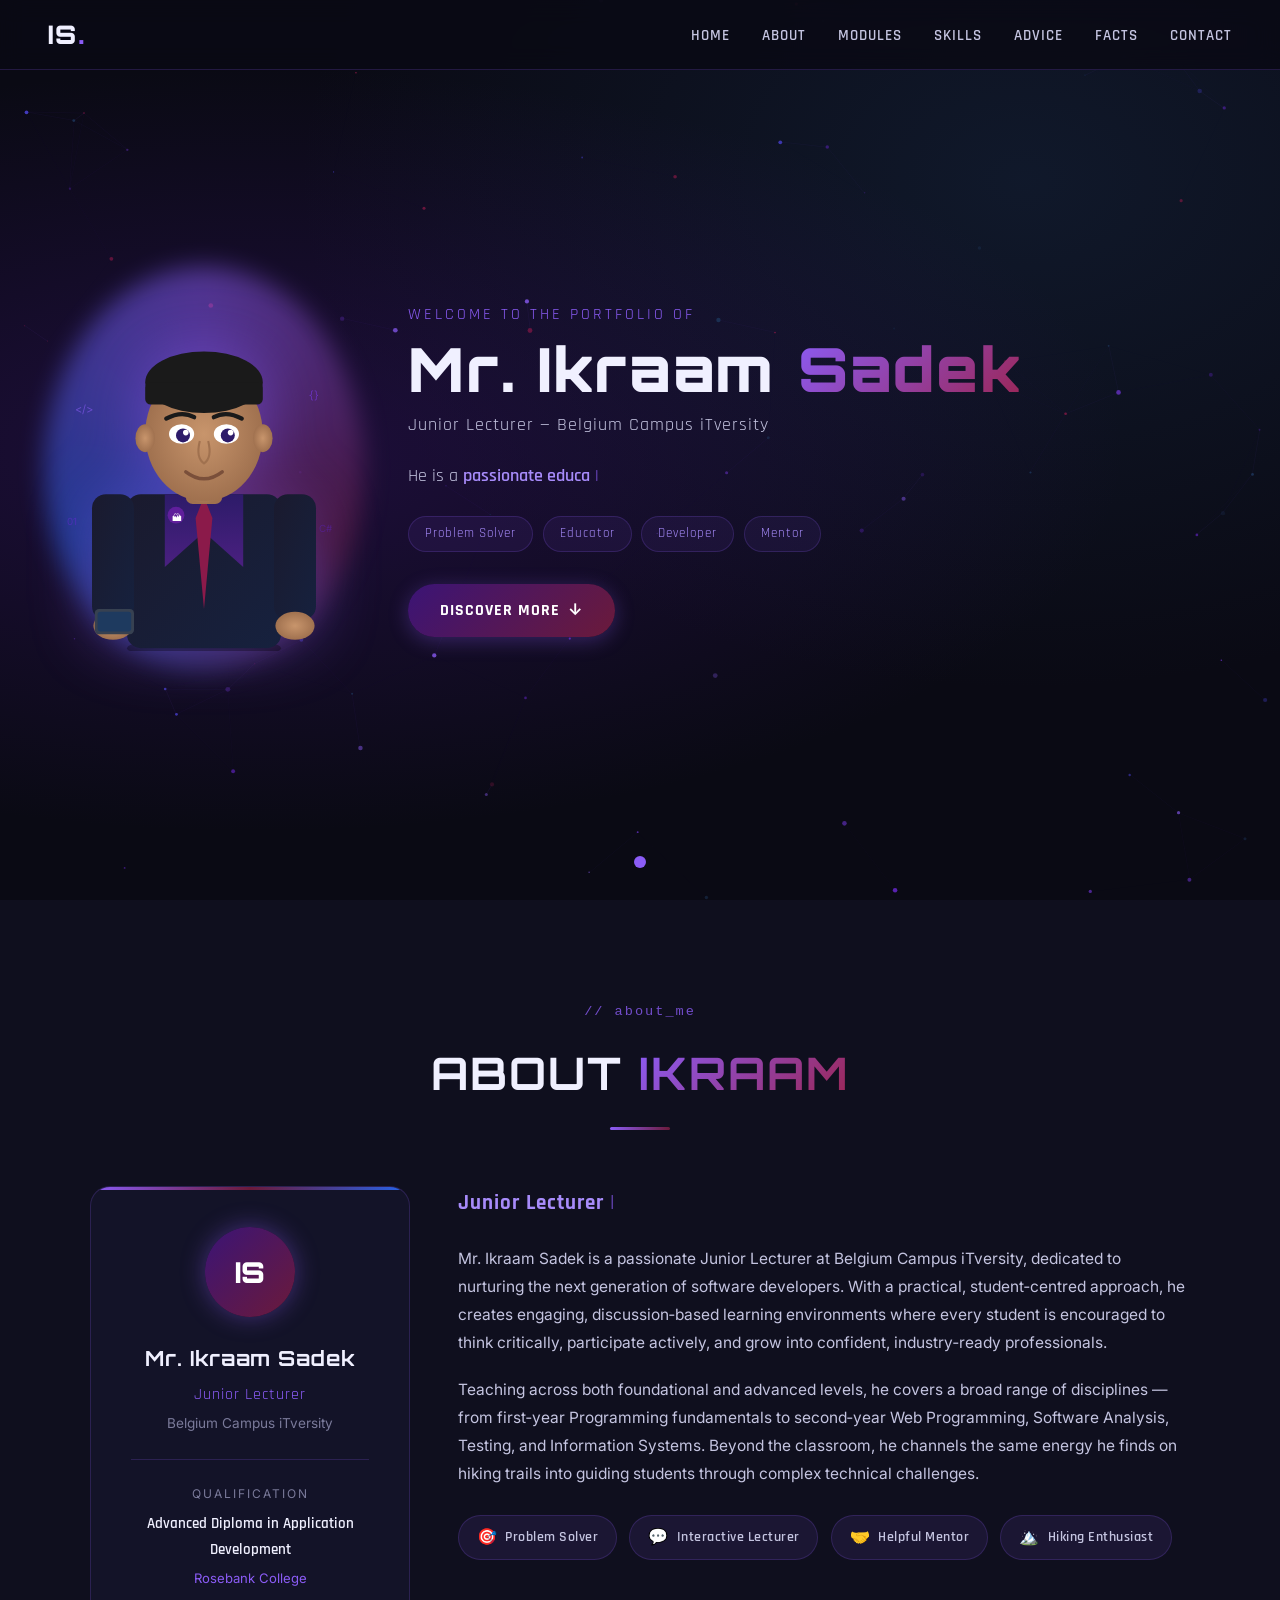
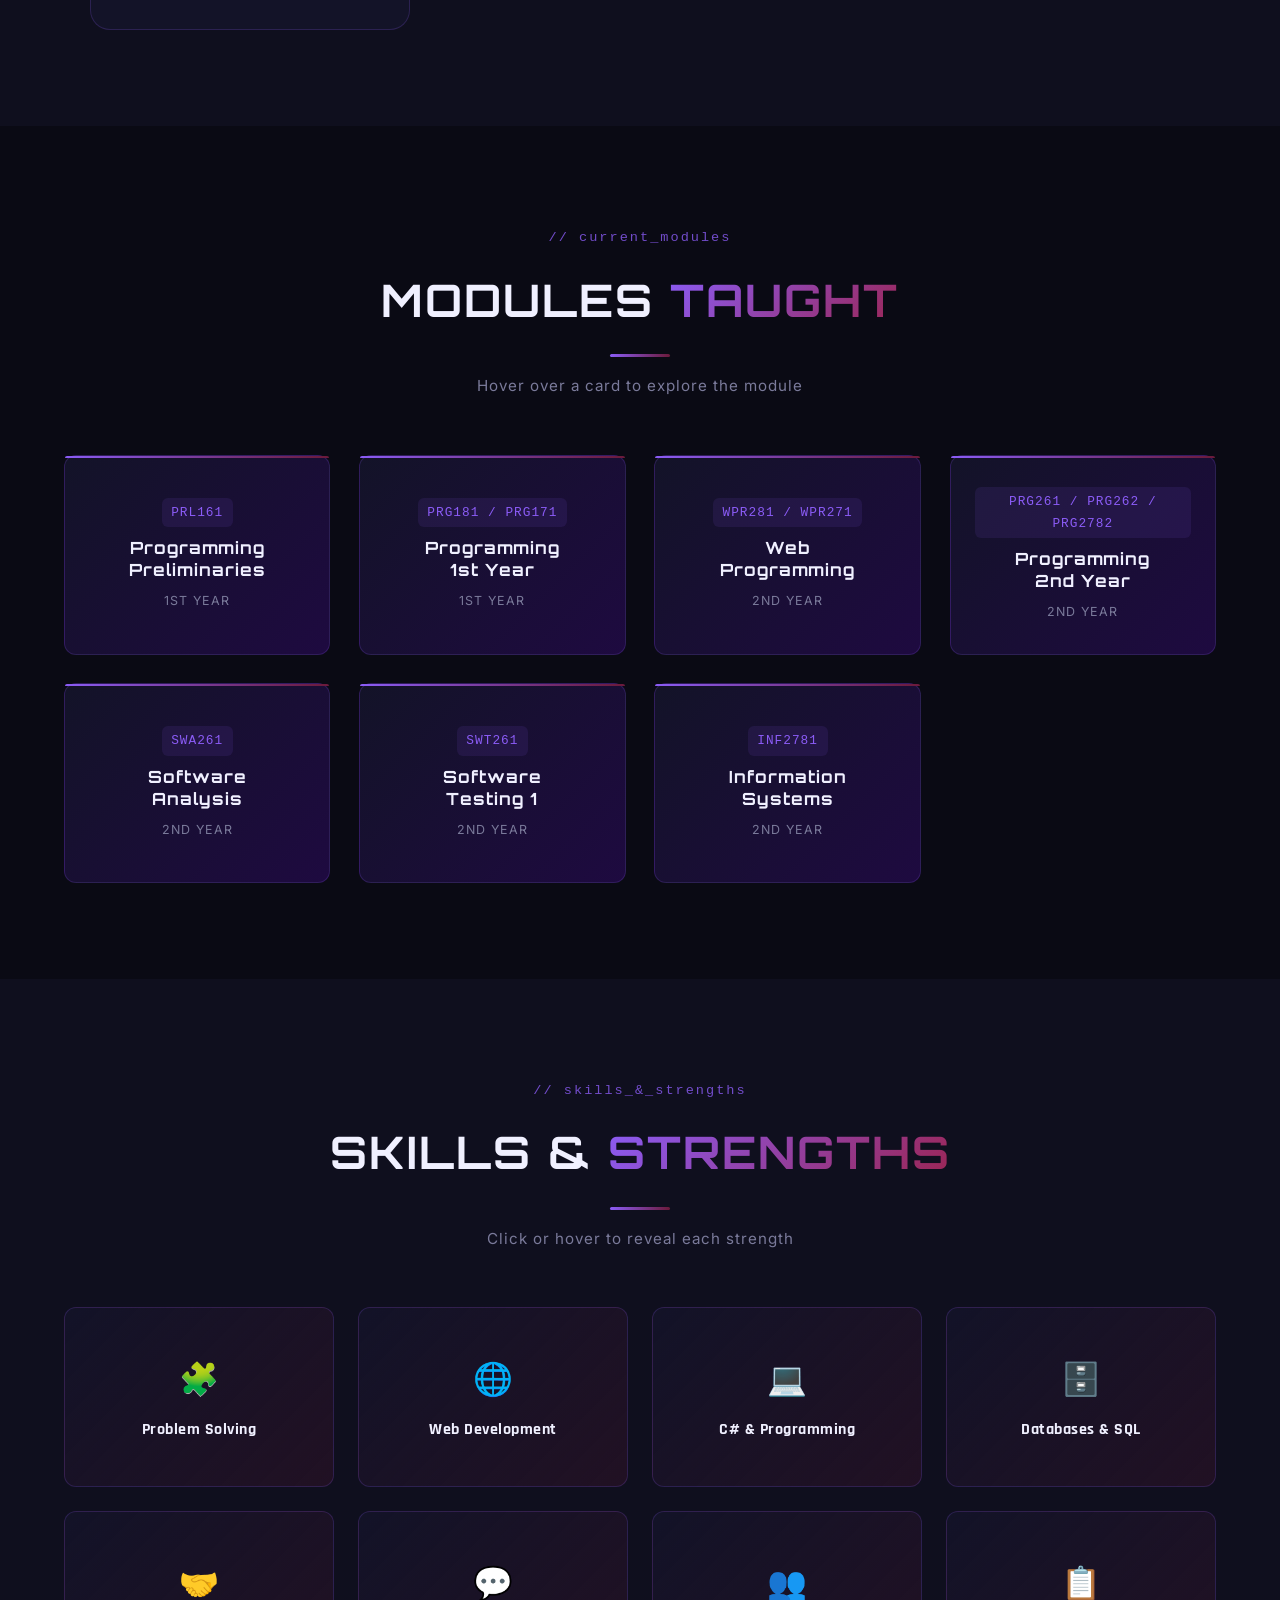
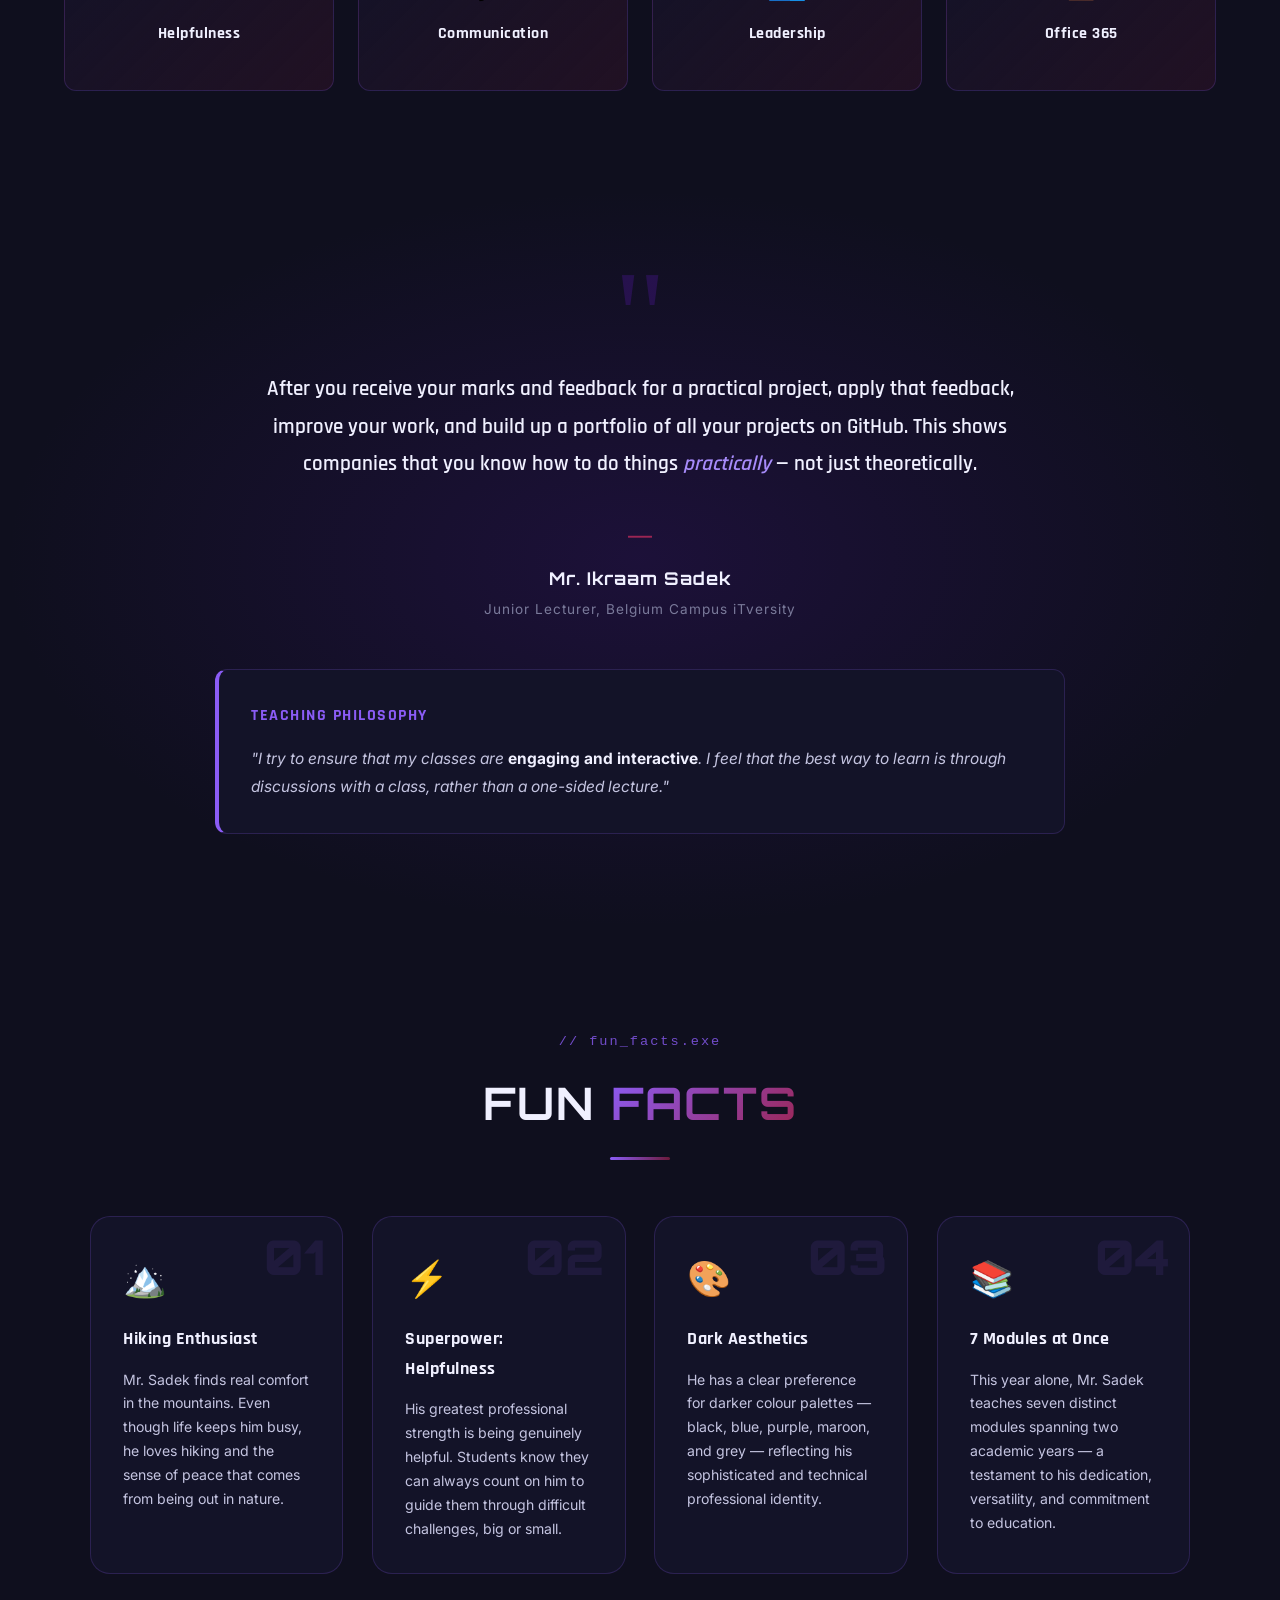
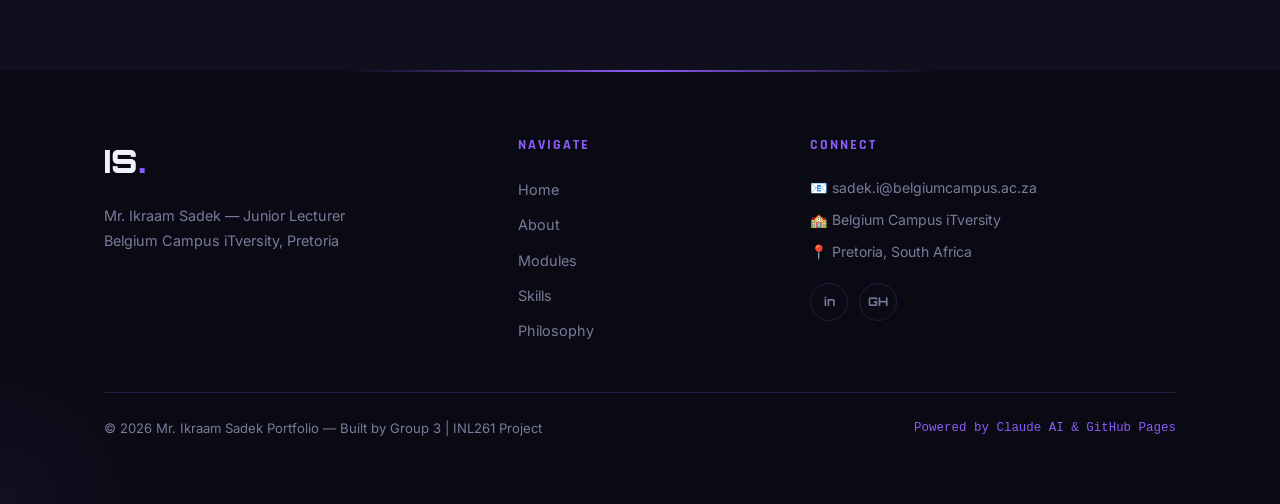
<file: index.html>
<!DOCTYPE html>
<html lang="en">
<head>
  <meta charset="UTF-8" />
  <meta name="viewport" content="width=device-width, initial-scale=1.0" />
  <title>Mr. Ikraam Sadek | Junior Lecturer Portfolio</title>
  <link rel="stylesheet" href="style.css" />
  <link href="https://fonts.googleapis.com/css2?family=Orbitron:wght@400;700;900&family=Rajdhani:wght@400;600;700&family=Inter:wght@300;400;500;600&display=swap" rel="stylesheet" />
</head>
<body>

  <!-- ===== NAVIGATION ===== -->
  <nav id="navbar">
    <div class="nav-logo">IS<span class="logo-dot">.</span></div>
    <ul class="nav-links">
      <li><a href="#hero">Home</a></li>
      <li><a href="#about">About</a></li>
      <li><a href="#modules">Modules</a></li>
      <li><a href="#achievements">Skills</a></li>
      <li><a href="#quote">Advice</a></li>
      <li><a href="#fun-facts">Facts</a></li>
      <li><a href="#contact">Contact</a></li>
    </ul>
    <div class="nav-hamburger" id="hamburger">
      <span></span><span></span><span></span>
    </div>
  </nav>

  <!-- ===== MOBILE NAV MENU ===== -->
  <div class="mobile-menu" id="mobileMenu">
    <ul>
      <li><a href="#hero" class="mob-link">Home</a></li>
      <li><a href="#about" class="mob-link">About</a></li>
      <li><a href="#modules" class="mob-link">Modules</a></li>
      <li><a href="#achievements" class="mob-link">Skills</a></li>
      <li><a href="#quote" class="mob-link">Advice</a></li>
      <li><a href="#fun-facts" class="mob-link">Facts</a></li>
      <li><a href="#contact" class="mob-link">Contact</a></li>
    </ul>
  </div>

  <!-- ===== HERO SECTION ===== -->
  <section id="hero">
    <canvas id="particleCanvas"></canvas>

    <div class="hero-content">
      <!-- SVG AVATAR -->
      <div class="avatar-wrapper">
        <div class="avatar-glow-ring"></div>
        <svg class="avatar-svg" viewBox="0 0 200 260" xmlns="http://www.w3.org/2000/svg">
          <!-- Body / Jacket -->
          <defs>
            <radialGradient id="skinGrad" cx="50%" cy="50%" r="50%">
              <stop offset="0%" stop-color="#c8956c"/>
              <stop offset="100%" stop-color="#a0714f"/>
            </radialGradient>
            <linearGradient id="jacketGrad" x1="0%" y1="0%" x2="100%" y2="100%">
              <stop offset="0%" stop-color="#1a1a2e"/>
              <stop offset="100%" stop-color="#16213e"/>
            </linearGradient>
            <linearGradient id="shirtGrad" x1="0%" y1="0%" x2="0%" y2="100%">
              <stop offset="0%" stop-color="#2d1b69"/>
              <stop offset="100%" stop-color="#4a2080"/>
            </linearGradient>
          </defs>

          <!-- Shadow -->
          <ellipse cx="100" cy="258" rx="55" ry="8" fill="rgba(0,0,0,0.3)"/>

          <!-- Body -->
          <rect x="45" y="148" width="110" height="110" rx="10" fill="url(#jacketGrad)"/>

          <!-- Shirt/lapels -->
          <polygon points="100,148 72,148 72,200 100,175" fill="url(#shirtGrad)"/>
          <polygon points="100,148 128,148 128,200 100,175" fill="url(#shirtGrad)"/>

          <!-- Tie -->
          <polygon points="100,150 94,165 100,230 106,165" fill="#8b1a4a"/>

          <!-- Arms -->
          <rect x="20" y="148" width="30" height="90" rx="10" fill="url(#jacketGrad)"/>
          <rect x="150" y="148" width="30" height="90" rx="10" fill="url(#jacketGrad)"/>

          <!-- Hands -->
          <ellipse cx="35" cy="242" rx="14" ry="10" fill="url(#skinGrad)"/>
          <ellipse cx="165" cy="242" rx="14" ry="10" fill="url(#skinGrad)"/>

          <!-- Neck -->
          <rect x="87" y="130" width="26" height="25" rx="5" fill="url(#skinGrad)"/>

          <!-- Head -->
          <ellipse cx="100" cy="105" rx="42" ry="48" fill="url(#skinGrad)"/>

          <!-- Hair -->
          <ellipse cx="100" cy="68" rx="42" ry="22" fill="#1a1a1a"/>
          <rect x="58" y="68" width="84" height="16" rx="4" fill="#1a1a1a"/>

          <!-- Ear left -->
          <ellipse cx="58" cy="108" rx="7" ry="10" fill="url(#skinGrad)"/>
          <!-- Ear right -->
          <ellipse cx="142" cy="108" rx="7" ry="10" fill="url(#skinGrad)"/>

          <!-- Eyes -->
          <ellipse cx="84" cy="105" rx="9" ry="7" fill="white"/>
          <ellipse cx="116" cy="105" rx="9" ry="7" fill="white"/>
          <ellipse cx="85" cy="106" rx="5" ry="5" fill="#2d1b69" class="eye-pupil"/>
          <ellipse cx="117" cy="106" rx="5" ry="5" fill="#2d1b69" class="eye-pupil"/>
          <!-- Eye shine -->
          <circle cx="87" cy="104" r="2" fill="white"/>
          <circle cx="119" cy="104" r="2" fill="white"/>

          <!-- Eyebrows -->
          <path d="M 73 94 Q 84 88 93 93" stroke="#1a1a1a" stroke-width="3" fill="none" stroke-linecap="round"/>
          <path d="M 107 93 Q 116 88 127 94" stroke="#1a1a1a" stroke-width="3" fill="none" stroke-linecap="round"/>

          <!-- Nose -->
          <path d="M 97 110 Q 94 122 100 126 Q 106 122 103 110" stroke="#a0714f" stroke-width="1.5" fill="none"/>

          <!-- Smile -->
          <path d="M 87 132 Q 100 142 113 132" stroke="#7a4f3a" stroke-width="2.5" fill="none" stroke-linecap="round"/>

          <!-- Small hiking icon on lapel -->
          <circle cx="80" cy="163" r="6" fill="#6b21a8" opacity="0.8"/>
          <text x="77" y="167" font-size="7" fill="white">🏔</text>

          <!-- Laptop in hand (teaching) -->
          <rect x="22" y="230" width="28" height="18" rx="3" fill="#374151"/>
          <rect x="24" y="232" width="24" height="14" rx="2" fill="#1e3a5f"/>

          <!-- Floating code snippets around avatar -->
          <text x="8" y="90" font-size="8" fill="#8b5cf6" opacity="0.6" class="float-code">&lt;/&gt;</text>
          <text x="175" y="80" font-size="8" fill="#7c3aed" opacity="0.6" class="float-code">{}</text>
          <text x="2" y="170" font-size="7" fill="#6d28d9" opacity="0.5" class="float-code">01</text>
          <text x="182" y="175" font-size="7" fill="#5b21b6" opacity="0.5" class="float-code">C#</text>
        </svg>
      </div>

      <!-- Text Content -->
      <div class="hero-text">
        <p class="hero-greeting">Welcome to the portfolio of</p>
        <h1 class="hero-name">Mr. Ikraam <span class="name-highlight">Sadek</span></h1>
        <p class="hero-role">Junior Lecturer — Belgium Campus iTversity</p>
        <div class="hero-typed-wrapper">
          <span class="typed-prefix">He is a </span>
          <span class="typed-text" id="typedHero"></span>
          <span class="typed-cursor">|</span>
        </div>
        <div class="hero-badges">
          <span class="badge">Problem Solver</span>
          <span class="badge">Educator</span>
          <span class="badge">Developer</span>
          <span class="badge">Mentor</span>
        </div>
        <a href="#about" class="hero-cta">Discover More <span class="cta-arrow">↓</span></a>
      </div>
    </div>

    <div class="scroll-indicator">
      <div class="scroll-dot"></div>
    </div>
  </section>

  <!-- ===== ABOUT SECTION ===== -->
  <section id="about">
    <div class="section-header reveal">
      <span class="section-tag">// about_me</span>
      <h2 class="section-title">About <span class="highlight">Ikraam</span></h2>
      <div class="section-line"></div>
    </div>

    <div class="about-grid">
      <!-- Profile Card -->
      <div class="about-card reveal">
        <div class="about-card-inner">
          <div class="profile-icon">IS</div>
          <h3 class="about-name">Mr. Ikraam Sadek</h3>
          <p class="about-role">Junior Lecturer</p>
          <p class="about-institution">Belgium Campus iTversity</p>
          <div class="about-divider"></div>
          <div class="about-qual">
            <span class="qual-label">Qualification</span>
            <span class="qual-value">Advanced Diploma in Application Development</span>
            <span class="qual-institution">Rosebank College</span>
          </div>
        </div>
      </div>

      <!-- Bio Card -->
      <div class="about-bio reveal">
        <div class="about-typed-wrapper">
          <span class="about-typed" id="typedAbout"></span>
          <span class="typed-cursor">|</span>
        </div>
        <p class="about-description">
          Mr. Ikraam Sadek is a passionate Junior Lecturer at Belgium Campus iTversity, dedicated to
          nurturing the next generation of software developers. With a practical, student‑centred
          approach, he creates engaging, discussion‑based learning environments where every student
          is encouraged to think critically, participate actively, and grow into confident,
          industry‑ready professionals.
        </p>
        <p class="about-description">
          Teaching across both foundational and advanced levels, he covers a broad range of
          disciplines — from first‑year Programming fundamentals to second‑year Web Programming,
          Software Analysis, Testing, and Information Systems. Beyond the classroom, he channels the
          same energy he finds on hiking trails into guiding students through complex technical
          challenges.
        </p>

        <!-- Personality Badges -->
        <div class="personality-badges">
          <div class="p-badge">
            <span class="p-badge-icon">🎯</span>
            <span>Problem Solver</span>
          </div>
          <div class="p-badge">
            <span class="p-badge-icon">💬</span>
            <span>Interactive Lecturer</span>
          </div>
          <div class="p-badge">
            <span class="p-badge-icon">🤝</span>
            <span>Helpful Mentor</span>
          </div>
          <div class="p-badge">
            <span class="p-badge-icon">🏔️</span>
            <span>Hiking Enthusiast</span>
          </div>
        </div>
      </div>
    </div>
  </section>

  <!-- ===== MODULES SECTION ===== -->
  <section id="modules">
    <div class="section-header reveal">
      <span class="section-tag">// current_modules</span>
      <h2 class="section-title">Modules <span class="highlight">Taught</span></h2>
      <div class="section-line"></div>
      <p class="section-subtitle">Hover over a card to explore the module</p>
    </div>

    <div class="modules-grid">

      <div class="flip-card reveal">
        <div class="flip-card-inner">
          <div class="flip-card-front">
            <span class="module-code">PRL161</span>
            <span class="module-name">Programming<br/>Preliminaries</span>
            <span class="module-level">1st Year</span>
          </div>
          <div class="flip-card-back">
            <h4>Programming Preliminaries</h4>
            <p>Foundational concepts in programming logic, problem-solving strategies, and computational thinking to prepare students for formal coding modules.</p>
            <span class="back-code">PRL161</span>
          </div>
        </div>
      </div>

      <div class="flip-card reveal">
        <div class="flip-card-inner">
          <div class="flip-card-front">
            <span class="module-code">PRG181 / PRG171</span>
            <span class="module-name">Programming<br/>1st Year</span>
            <span class="module-level">1st Year</span>
          </div>
          <div class="flip-card-back">
            <h4>Programming — 1st Year</h4>
            <p>Introduction to structured programming paradigms, variables, control flow, functions, and basic data structures using industry-standard languages.</p>
            <span class="back-code">PRG181 / PRG171</span>
          </div>
        </div>
      </div>

      <div class="flip-card reveal">
        <div class="flip-card-inner">
          <div class="flip-card-front">
            <span class="module-code">WPR281 / WPR271</span>
            <span class="module-name">Web<br/>Programming</span>
            <span class="module-level">2nd Year</span>
          </div>
          <div class="flip-card-back">
            <h4>Web Programming — 2nd Year</h4>
            <p>Client-side and server-side web development, covering HTML5, CSS3, JavaScript, and dynamic web application principles for modern platforms.</p>
            <span class="back-code">WPR281 / WPR271</span>
          </div>
        </div>
      </div>

      <div class="flip-card reveal">
        <div class="flip-card-inner">
          <div class="flip-card-front">
            <span class="module-code">PRG261 / PRG262 / PRG2782</span>
            <span class="module-name">Programming<br/>2nd Year</span>
            <span class="module-level">2nd Year</span>
          </div>
          <div class="flip-card-back">
            <h4>Programming — 2nd Year</h4>
            <p>Advanced programming concepts including object-oriented design, data structures, algorithms, and real-world application development projects.</p>
            <span class="back-code">PRG261 / PRG262 / PRG2782</span>
          </div>
        </div>
      </div>

      <div class="flip-card reveal">
        <div class="flip-card-inner">
          <div class="flip-card-front">
            <span class="module-code">SWA261</span>
            <span class="module-name">Software<br/>Analysis</span>
            <span class="module-level">2nd Year</span>
          </div>
          <div class="flip-card-back">
            <h4>Software Analysis</h4>
            <p>Requirements engineering, systems thinking, UML modelling, and analytical frameworks used in professional software development environments.</p>
            <span class="back-code">SWA261</span>
          </div>
        </div>
      </div>

      <div class="flip-card reveal">
        <div class="flip-card-inner">
          <div class="flip-card-front">
            <span class="module-code">SWT261</span>
            <span class="module-name">Software<br/>Testing 1</span>
            <span class="module-level">2nd Year</span>
          </div>
          <div class="flip-card-back">
            <h4>Software Testing 1</h4>
            <p>Quality assurance methodologies, test planning, unit testing, integration testing, and industry best practices for delivering reliable software.</p>
            <span class="back-code">SWT261</span>
          </div>
        </div>
      </div>

      <div class="flip-card reveal">
        <div class="flip-card-inner">
          <div class="flip-card-front">
            <span class="module-code">INF2781</span>
            <span class="module-name">Information<br/>Systems</span>
            <span class="module-level">2nd Year</span>
          </div>
          <div class="flip-card-back">
            <h4>Information Systems — 2nd Year</h4>
            <p>Study of information technology within organisational contexts, database concepts, system design, and the strategic role of IT in business.</p>
            <span class="back-code">INF2781</span>
          </div>
        </div>
      </div>

    </div>
  </section>

  <!-- ===== ACHIEVEMENTS & SKILLS SECTION ===== -->
  <section id="achievements">
    <div class="section-header reveal">
      <span class="section-tag">// skills_&_strengths</span>
      <h2 class="section-title">Skills &amp; <span class="highlight">Strengths</span></h2>
      <div class="section-line"></div>
      <p class="section-subtitle">Click or hover to reveal each strength</p>
    </div>

    <div class="achievements-grid">

      <div class="ach-flip-card reveal">
        <div class="ach-flip-inner">
          <div class="ach-front">
            <div class="ach-icon">🧩</div>
            <h4>Problem Solving</h4>
          </div>
          <div class="ach-back">
            <h4>Problem Solving</h4>
            <p>Identifies viable solutions to complex challenges efficiently. Known among students for breaking down difficult concepts into clear, actionable steps.</p>
          </div>
        </div>
      </div>

      <div class="ach-flip-card reveal">
        <div class="ach-flip-inner">
          <div class="ach-front">
            <div class="ach-icon">🌐</div>
            <h4>Web Development</h4>
          </div>
          <div class="ach-back">
            <h4>Web Development</h4>
            <p>Proficient in HTML5, CSS3, and front-end development principles, with hands-on experience teaching modern web programming concepts to students.</p>
          </div>
        </div>
      </div>

      <div class="ach-flip-card reveal">
        <div class="ach-flip-inner">
          <div class="ach-front">
            <div class="ach-icon">💻</div>
            <h4>C# &amp; Programming</h4>
          </div>
          <div class="ach-back">
            <h4>C# &amp; Programming</h4>
            <p>Extensive background in C# and structured programming, guiding students from foundational syntax through to advanced application development.</p>
          </div>
        </div>
      </div>

      <div class="ach-flip-card reveal">
        <div class="ach-flip-inner">
          <div class="ach-front">
            <div class="ach-icon">🗄️</div>
            <h4>Databases &amp; SQL</h4>
          </div>
          <div class="ach-back">
            <h4>Databases &amp; SQL</h4>
            <p>Working knowledge of Microsoft Access and Microsoft SQL Server, incorporating database concepts within Information Systems and Programming modules.</p>
          </div>
        </div>
      </div>

      <div class="ach-flip-card reveal">
        <div class="ach-flip-inner">
          <div class="ach-front">
            <div class="ach-icon">🤝</div>
            <h4>Helpfulness</h4>
          </div>
          <div class="ach-back">
            <h4>Helpfulness — Superpower</h4>
            <p>Consistently available to support students in overcoming obstacles. His willingness to help is widely regarded as his greatest professional strength.</p>
          </div>
        </div>
      </div>

      <div class="ach-flip-card reveal">
        <div class="ach-flip-inner">
          <div class="ach-front">
            <div class="ach-icon">💬</div>
            <h4>Communication</h4>
          </div>
          <div class="ach-back">
            <h4>Communication</h4>
            <p>Encourages classroom discussions, actively listens, and communicates complex technical ideas clearly — fostering a two-way, interactive learning experience.</p>
          </div>
        </div>
      </div>

      <div class="ach-flip-card reveal">
        <div class="ach-flip-inner">
          <div class="ach-front">
            <div class="ach-icon">👥</div>
            <h4>Leadership</h4>
          </div>
          <div class="ach-back">
            <h4>Leadership</h4>
            <p>Guides students with confidence across multiple modules simultaneously, balancing academic responsibilities while maintaining high-quality teaching standards.</p>
          </div>
        </div>
      </div>

      <div class="ach-flip-card reveal">
        <div class="ach-flip-inner">
          <div class="ach-front">
            <div class="ach-icon">📋</div>
            <h4>Office 365</h4>
          </div>
          <div class="ach-back">
            <h4>Office 365 Proficiency</h4>
            <p>Skilled in the Microsoft 365 suite, supporting efficient communication, documentation, and collaborative workflows in an academic environment.</p>
          </div>
        </div>
      </div>

    </div>
  </section>

  <!-- ===== QUOTE / ADVICE SECTION ===== -->
  <section id="quote">
    <div class="quote-container reveal">
      <div class="quote-icon">"</div>
      <blockquote class="quote-text">
        After you receive your marks and feedback for a practical project, apply that feedback,
        improve your work, and build up a portfolio of all your projects on GitHub. This shows
        companies that you know how to do things <em>practically</em> — not just theoretically.
      </blockquote>
      <div class="quote-author">
        <span class="q-dash">—</span>
        <span class="q-name">Mr. Ikraam Sadek</span>
        <span class="q-role">Junior Lecturer, Belgium Campus iTversity</span>
      </div>

      <!-- Teaching Philosophy -->
      <div class="philosophy-card reveal">
        <h3>Teaching Philosophy</h3>
        <p>
          "I try to ensure that my classes are <strong>engaging and interactive</strong>.
          I feel that the best way to learn is through discussions with a class,
          rather than a one-sided lecture."
        </p>
      </div>
    </div>
  </section>

  <!-- ===== FUN FACTS SECTION ===== -->
  <section id="fun-facts">
    <div class="section-header reveal">
      <span class="section-tag">// fun_facts.exe</span>
      <h2 class="section-title">Fun <span class="highlight">Facts</span></h2>
      <div class="section-line"></div>
    </div>

    <div class="facts-grid">

      <div class="fact-card reveal" data-delay="0">
        <div class="fact-number">01</div>
        <div class="fact-icon">🏔️</div>
        <h4>Hiking Enthusiast</h4>
        <p>Mr. Sadek finds real comfort in the mountains. Even though life keeps him busy, he
           loves hiking and the sense of peace that comes from being out in nature.</p>
      </div>

      <div class="fact-card reveal" data-delay="100">
        <div class="fact-number">02</div>
        <div class="fact-icon">⚡</div>
        <h4>Superpower: Helpfulness</h4>
        <p>His greatest professional strength is being genuinely helpful. Students know they
           can always count on him to guide them through difficult challenges, big or small.</p>
      </div>

      <div class="fact-card reveal" data-delay="200">
        <div class="fact-number">03</div>
        <div class="fact-icon">🎨</div>
        <h4>Dark Aesthetics</h4>
        <p>He has a clear preference for darker colour palettes — black, blue, purple, maroon,
           and grey — reflecting his sophisticated and technical professional identity.</p>
      </div>

      <div class="fact-card reveal" data-delay="300">
        <div class="fact-number">04</div>
        <div class="fact-icon">📚</div>
        <h4>7 Modules at Once</h4>
        <p>This year alone, Mr. Sadek teaches seven distinct modules spanning two academic
           years — a testament to his dedication, versatility, and commitment to education.</p>
      </div>

    </div>
  </section>

  <!-- ===== CONTACT / FOOTER ===== -->
  <footer id="contact">
    <div class="footer-glow"></div>
    <div class="footer-content">
      <div class="footer-top">
        <div class="footer-brand">
          <div class="footer-logo">IS<span class="logo-dot">.</span></div>
          <p>Mr. Ikraam Sadek — Junior Lecturer</p>
          <p>Belgium Campus iTversity, Pretoria</p>
        </div>

        <div class="footer-links">
          <h4>Navigate</h4>
          <ul>
            <li><a href="#hero">Home</a></li>
            <li><a href="#about">About</a></li>
            <li><a href="#modules">Modules</a></li>
            <li><a href="#achievements">Skills</a></li>
            <li><a href="#quote">Philosophy</a></li>
          </ul>
        </div>

        <div class="footer-contact">
          <h4>Connect</h4>
          <p>📧 sadek.i@belgiumcampus.ac.za</p>
          <p>🏫 Belgium Campus iTversity</p>
          <p>📍 Pretoria, South Africa</p>
          <div class="social-links">
            <a href="#" class="social-btn" aria-label="LinkedIn">in</a>
            <a href="#" class="social-btn" aria-label="GitHub">GH</a>
          </div>
        </div>
      </div>

      <div class="footer-bottom">
        <div class="footer-line"></div>
        <div class="footer-bottom-text">
          <p>© 2026 Mr. Ikraam Sadek Portfolio — Built by Group 3 | INL261 Project</p>
          <p class="footer-tech">Powered by Claude AI &amp; GitHub Pages</p>
        </div>
      </div>
    </div>
  </footer>

  <script src="script.js"></script>
</body>
</html>
</file>
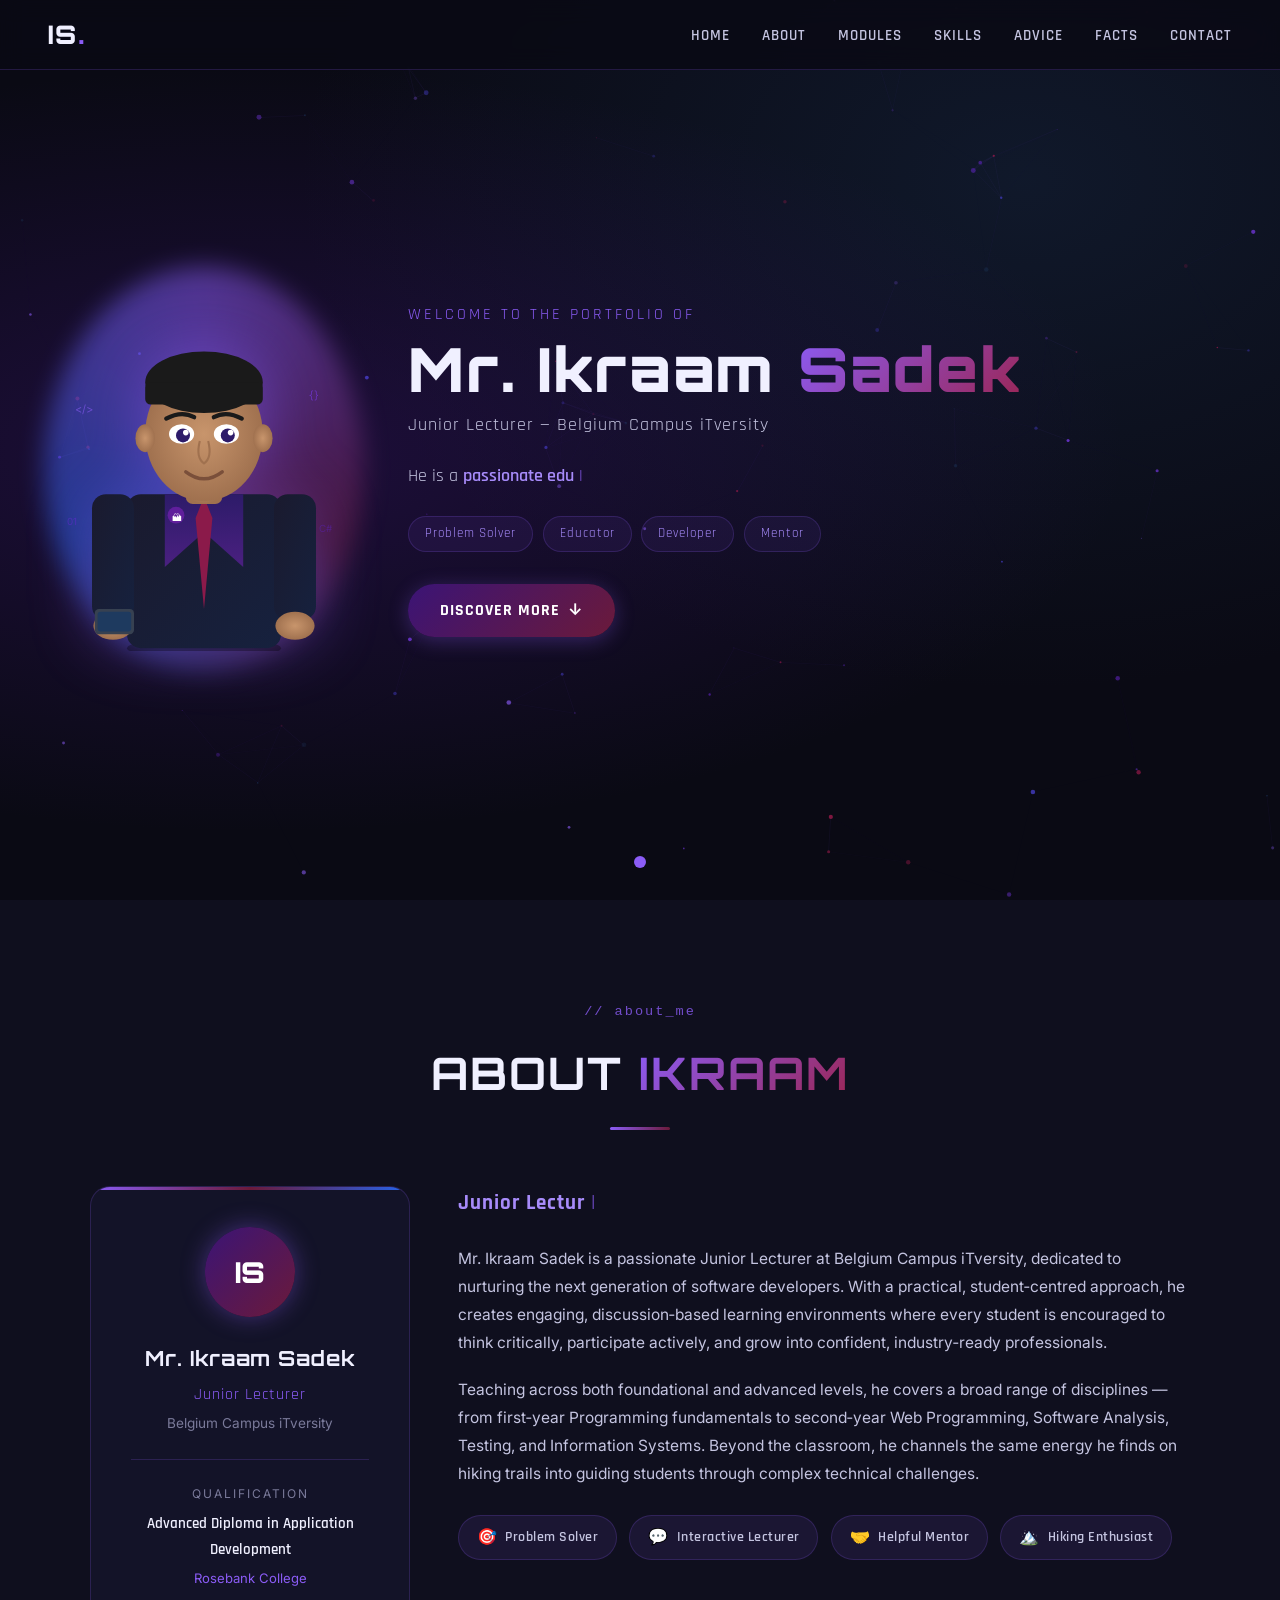
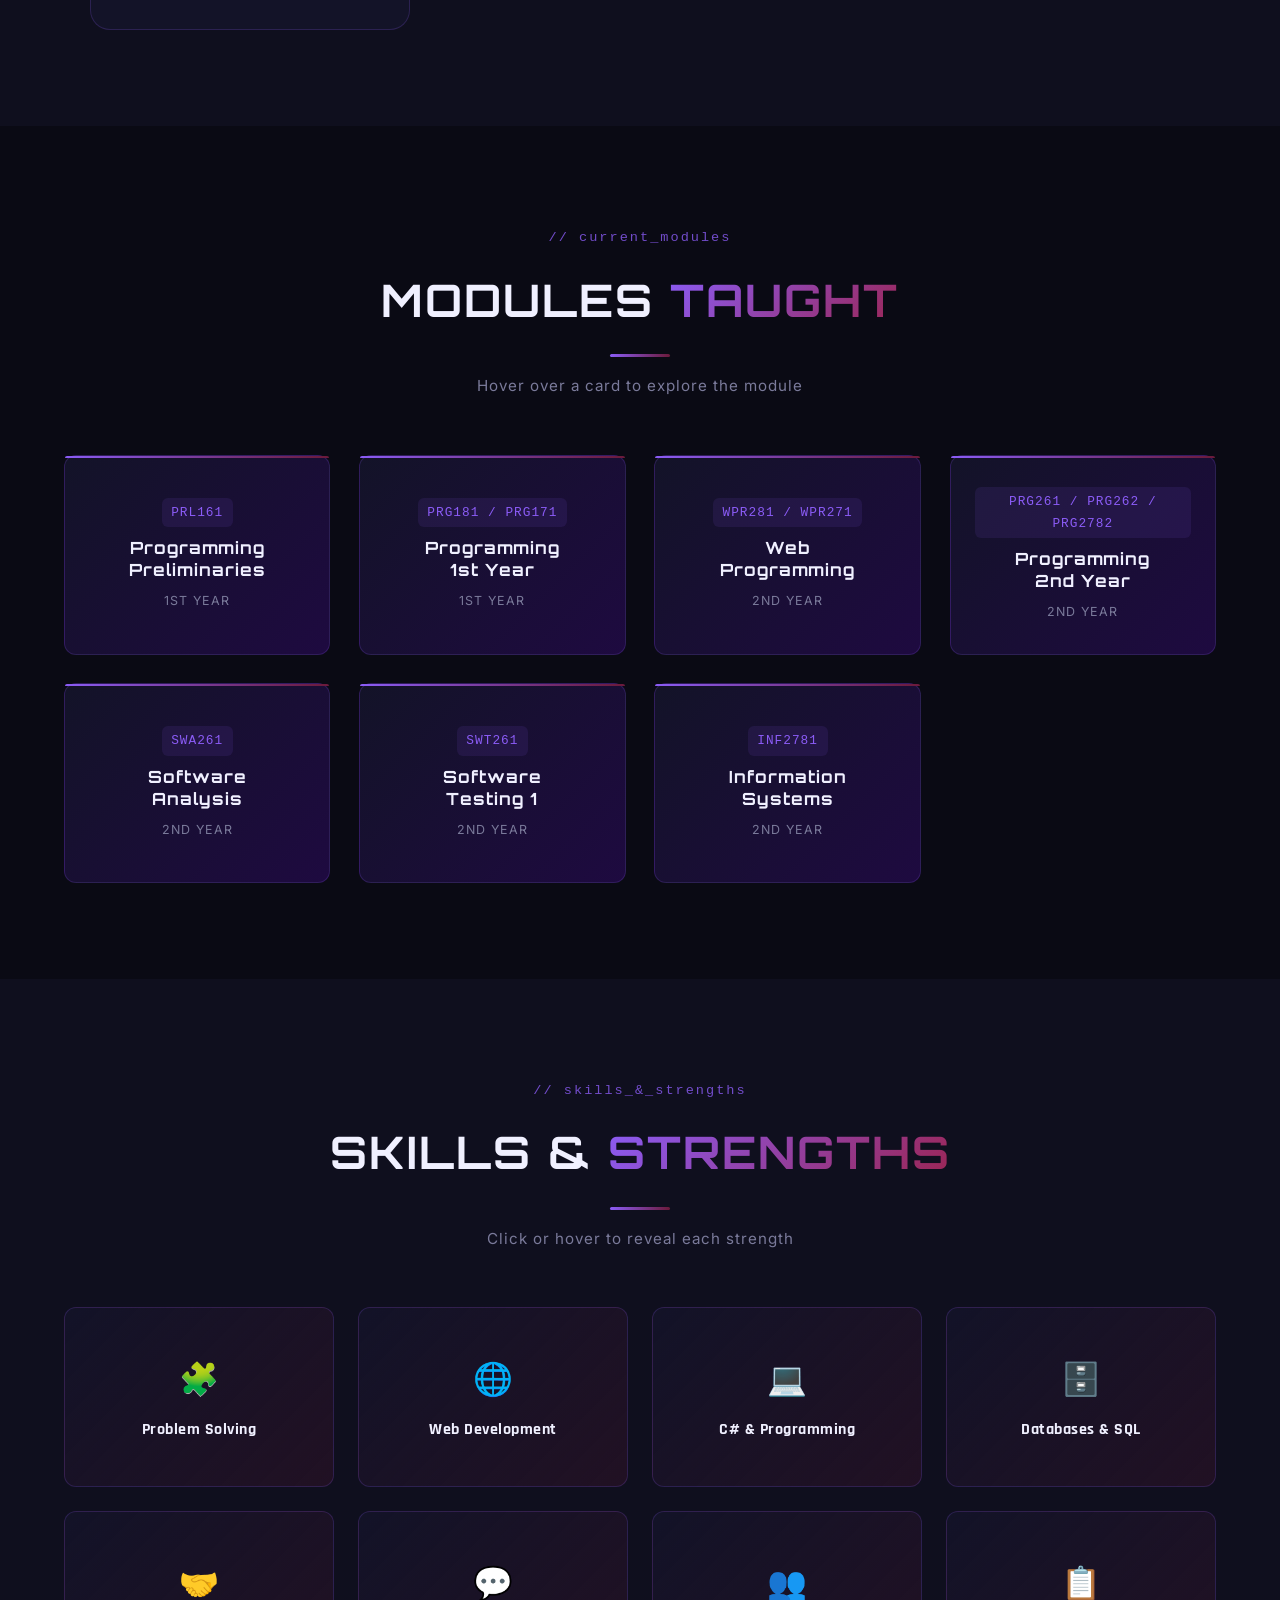
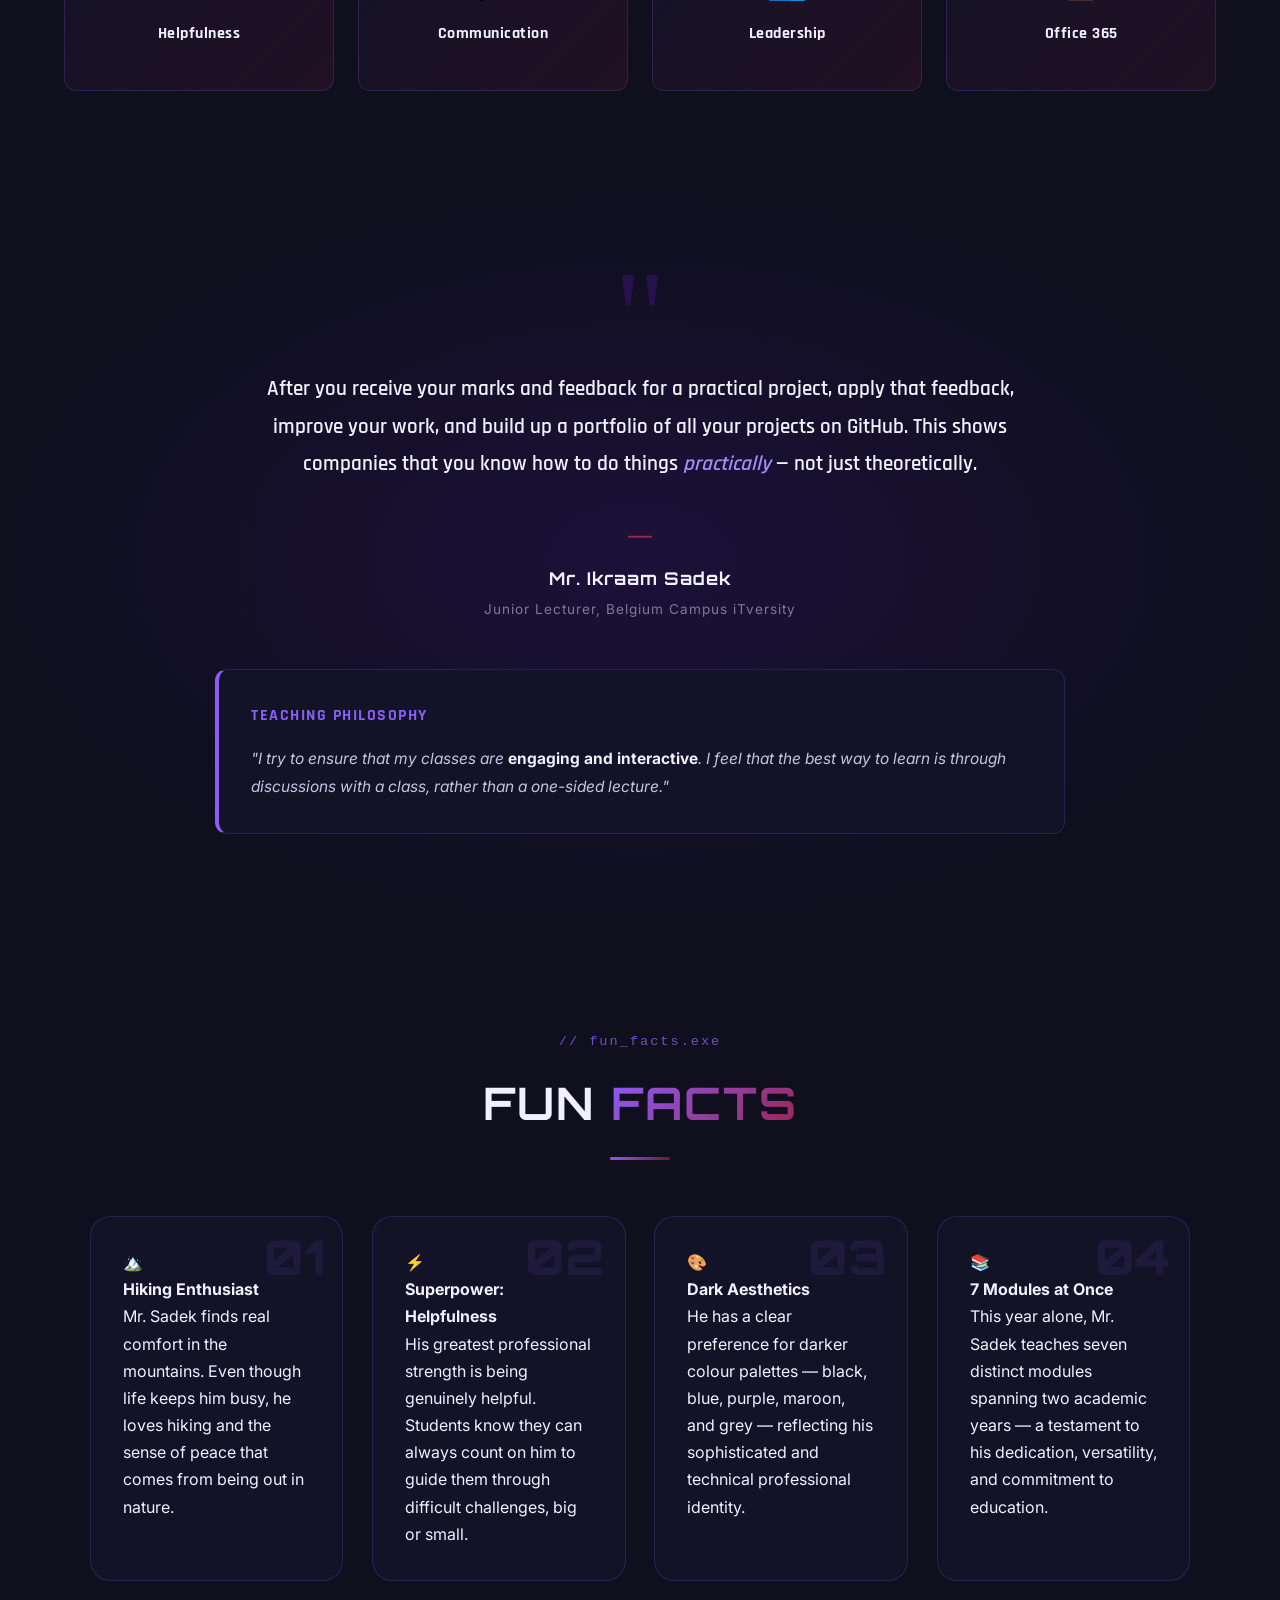
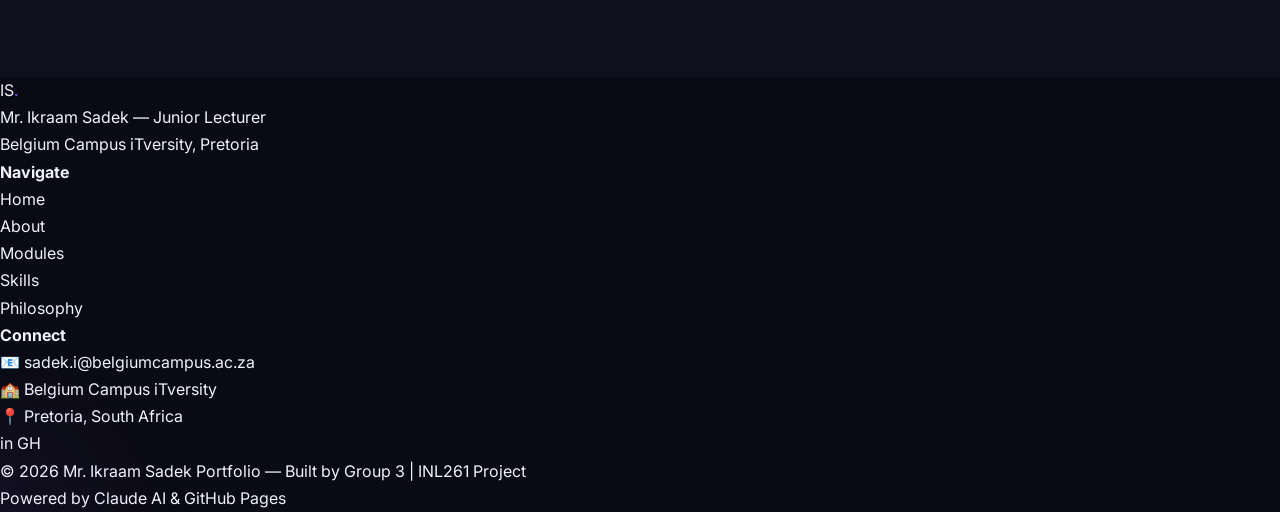
<file: docs/index.html>
<!DOCTYPE html>
<html lang="en">
<head>
  <meta charset="UTF-8" />
  <meta name="viewport" content="width=device-width, initial-scale=1.0" />
  <title>Mr. Ikraam Sadek | Junior Lecturer Portfolio</title>
  <link rel="stylesheet" href="styles.css" />
  <link href="https://fonts.googleapis.com/css2?family=Orbitron:wght@400;700;900&family=Rajdhani:wght@400;600;700&family=Inter:wght@300;400;500;600&display=swap" rel="stylesheet" />
</head>
<body>

  <!-- ===== NAVIGATION ===== -->
  <nav id="navbar">
    <div class="nav-logo">IS<span class="logo-dot">.</span></div>
    <ul class="nav-links">
      <li><a href="#hero">Home</a></li>
      <li><a href="#about">About</a></li>
      <li><a href="#modules">Modules</a></li>
      <li><a href="#achievements">Skills</a></li>
      <li><a href="#quote">Advice</a></li>
      <li><a href="#fun-facts">Facts</a></li>
      <li><a href="#contact">Contact</a></li>
    </ul>
    <div class="nav-hamburger" id="hamburger">
      <span></span><span></span><span></span>
    </div>
  </nav>

  <!-- ===== MOBILE NAV MENU ===== -->
  <div class="mobile-menu" id="mobileMenu">
    <ul>
      <li><a href="#hero" class="mob-link">Home</a></li>
      <li><a href="#about" class="mob-link">About</a></li>
      <li><a href="#modules" class="mob-link">Modules</a></li>
      <li><a href="#achievements" class="mob-link">Skills</a></li>
      <li><a href="#quote" class="mob-link">Advice</a></li>
      <li><a href="#fun-facts" class="mob-link">Facts</a></li>
      <li><a href="#contact" class="mob-link">Contact</a></li>
    </ul>
  </div>

  <!-- ===== HERO SECTION ===== -->
  <section id="hero">
    <canvas id="particleCanvas"></canvas>

    <div class="hero-content">
      <!-- SVG AVATAR -->
      <div class="avatar-wrapper">
        <div class="avatar-glow-ring"></div>
        <svg class="avatar-svg" viewBox="0 0 200 260" xmlns="http://www.w3.org/2000/svg">
          <!-- Body / Jacket -->
          <defs>
            <radialGradient id="skinGrad" cx="50%" cy="50%" r="50%">
              <stop offset="0%" stop-color="#c8956c"/>
              <stop offset="100%" stop-color="#a0714f"/>
            </radialGradient>
            <linearGradient id="jacketGrad" x1="0%" y1="0%" x2="100%" y2="100%">
              <stop offset="0%" stop-color="#1a1a2e"/>
              <stop offset="100%" stop-color="#16213e"/>
            </linearGradient>
            <linearGradient id="shirtGrad" x1="0%" y1="0%" x2="0%" y2="100%">
              <stop offset="0%" stop-color="#2d1b69"/>
              <stop offset="100%" stop-color="#4a2080"/>
            </linearGradient>
          </defs>

          <!-- Shadow -->
          <ellipse cx="100" cy="258" rx="55" ry="8" fill="rgba(0,0,0,0.3)"/>

          <!-- Body -->
          <rect x="45" y="148" width="110" height="110" rx="10" fill="url(#jacketGrad)"/>

          <!-- Shirt/lapels -->
          <polygon points="100,148 72,148 72,200 100,175" fill="url(#shirtGrad)"/>
          <polygon points="100,148 128,148 128,200 100,175" fill="url(#shirtGrad)"/>

          <!-- Tie -->
          <polygon points="100,150 94,165 100,230 106,165" fill="#8b1a4a"/>

          <!-- Arms -->
          <rect x="20" y="148" width="30" height="90" rx="10" fill="url(#jacketGrad)"/>
          <rect x="150" y="148" width="30" height="90" rx="10" fill="url(#jacketGrad)"/>

          <!-- Hands -->
          <ellipse cx="35" cy="242" rx="14" ry="10" fill="url(#skinGrad)"/>
          <ellipse cx="165" cy="242" rx="14" ry="10" fill="url(#skinGrad)"/>

          <!-- Neck -->
          <rect x="87" y="130" width="26" height="25" rx="5" fill="url(#skinGrad)"/>

          <!-- Head -->
          <ellipse cx="100" cy="105" rx="42" ry="48" fill="url(#skinGrad)"/>

          <!-- Hair -->
          <ellipse cx="100" cy="68" rx="42" ry="22" fill="#1a1a1a"/>
          <rect x="58" y="68" width="84" height="16" rx="4" fill="#1a1a1a"/>

          <!-- Ear left -->
          <ellipse cx="58" cy="108" rx="7" ry="10" fill="url(#skinGrad)"/>
          <!-- Ear right -->
          <ellipse cx="142" cy="108" rx="7" ry="10" fill="url(#skinGrad)"/>

          <!-- Eyes -->
          <ellipse cx="84" cy="105" rx="9" ry="7" fill="white"/>
          <ellipse cx="116" cy="105" rx="9" ry="7" fill="white"/>
          <ellipse cx="85" cy="106" rx="5" ry="5" fill="#2d1b69" class="eye-pupil"/>
          <ellipse cx="117" cy="106" rx="5" ry="5" fill="#2d1b69" class="eye-pupil"/>
          <!-- Eye shine -->
          <circle cx="87" cy="104" r="2" fill="white"/>
          <circle cx="119" cy="104" r="2" fill="white"/>

          <!-- Eyebrows -->
          <path d="M 73 94 Q 84 88 93 93" stroke="#1a1a1a" stroke-width="3" fill="none" stroke-linecap="round"/>
          <path d="M 107 93 Q 116 88 127 94" stroke="#1a1a1a" stroke-width="3" fill="none" stroke-linecap="round"/>

          <!-- Nose -->
          <path d="M 97 110 Q 94 122 100 126 Q 106 122 103 110" stroke="#a0714f" stroke-width="1.5" fill="none"/>

          <!-- Smile -->
          <path d="M 87 132 Q 100 142 113 132" stroke="#7a4f3a" stroke-width="2.5" fill="none" stroke-linecap="round"/>

          <!-- Small hiking icon on lapel -->
          <circle cx="80" cy="163" r="6" fill="#6b21a8" opacity="0.8"/>
          <text x="77" y="167" font-size="7" fill="white">🏔</text>

          <!-- Laptop in hand (teaching) -->
          <rect x="22" y="230" width="28" height="18" rx="3" fill="#374151"/>
          <rect x="24" y="232" width="24" height="14" rx="2" fill="#1e3a5f"/>

          <!-- Floating code snippets around avatar -->
          <text x="8" y="90" font-size="8" fill="#8b5cf6" opacity="0.6" class="float-code">&lt;/&gt;</text>
          <text x="175" y="80" font-size="8" fill="#7c3aed" opacity="0.6" class="float-code">{}</text>
          <text x="2" y="170" font-size="7" fill="#6d28d9" opacity="0.5" class="float-code">01</text>
          <text x="182" y="175" font-size="7" fill="#5b21b6" opacity="0.5" class="float-code">C#</text>
        </svg>
      </div>

      <!-- Text Content -->
      <div class="hero-text">
        <p class="hero-greeting">Welcome to the portfolio of</p>
        <h1 class="hero-name">Mr. Ikraam <span class="name-highlight">Sadek</span></h1>
        <p class="hero-role">Junior Lecturer — Belgium Campus iTversity</p>
        <div class="hero-typed-wrapper">
          <span class="typed-prefix">He is a </span>
          <span class="typed-text" id="typedHero"></span>
          <span class="typed-cursor">|</span>
        </div>
        <div class="hero-badges">
          <span class="badge">Problem Solver</span>
          <span class="badge">Educator</span>
          <span class="badge">Developer</span>
          <span class="badge">Mentor</span>
        </div>
        <a href="#about" class="hero-cta">Discover More <span class="cta-arrow">↓</span></a>
      </div>
    </div>

    <div class="scroll-indicator">
      <div class="scroll-dot"></div>
    </div>
  </section>

  <!-- ===== ABOUT SECTION ===== -->
  <section id="about">
    <div class="section-header reveal">
      <span class="section-tag">// about_me</span>
      <h2 class="section-title">About <span class="highlight">Ikraam</span></h2>
      <div class="section-line"></div>
    </div>

    <div class="about-grid">
      <!-- Profile Card -->
      <div class="about-card reveal">
        <div class="about-card-inner">
          <div class="profile-icon">IS</div>
          <h3 class="about-name">Mr. Ikraam Sadek</h3>
          <p class="about-role">Junior Lecturer</p>
          <p class="about-institution">Belgium Campus iTversity</p>
          <div class="about-divider"></div>
          <div class="about-qual">
            <span class="qual-label">Qualification</span>
            <span class="qual-value">Advanced Diploma in Application Development</span>
            <span class="qual-institution">Rosebank College</span>
          </div>
        </div>
      </div>

      <!-- Bio Card -->
      <div class="about-bio reveal">
        <div class="about-typed-wrapper">
          <span class="about-typed" id="typedAbout"></span>
          <span class="typed-cursor">|</span>
        </div>
        <p class="about-description">
          Mr. Ikraam Sadek is a passionate Junior Lecturer at Belgium Campus iTversity, dedicated to
          nurturing the next generation of software developers. With a practical, student‑centred
          approach, he creates engaging, discussion‑based learning environments where every student
          is encouraged to think critically, participate actively, and grow into confident,
          industry‑ready professionals.
        </p>
        <p class="about-description">
          Teaching across both foundational and advanced levels, he covers a broad range of
          disciplines — from first‑year Programming fundamentals to second‑year Web Programming,
          Software Analysis, Testing, and Information Systems. Beyond the classroom, he channels the
          same energy he finds on hiking trails into guiding students through complex technical
          challenges.
        </p>

        <!-- Personality Badges -->
        <div class="personality-badges">
          <div class="p-badge">
            <span class="p-badge-icon">🎯</span>
            <span>Problem Solver</span>
          </div>
          <div class="p-badge">
            <span class="p-badge-icon">💬</span>
            <span>Interactive Lecturer</span>
          </div>
          <div class="p-badge">
            <span class="p-badge-icon">🤝</span>
            <span>Helpful Mentor</span>
          </div>
          <div class="p-badge">
            <span class="p-badge-icon">🏔️</span>
            <span>Hiking Enthusiast</span>
          </div>
        </div>
      </div>
    </div>
  </section>

  <!-- ===== MODULES SECTION ===== -->
  <section id="modules">
    <div class="section-header reveal">
      <span class="section-tag">// current_modules</span>
      <h2 class="section-title">Modules <span class="highlight">Taught</span></h2>
      <div class="section-line"></div>
      <p class="section-subtitle">Hover over a card to explore the module</p>
    </div>

    <div class="modules-grid">

      <div class="flip-card reveal">
        <div class="flip-card-inner">
          <div class="flip-card-front">
            <span class="module-code">PRL161</span>
            <span class="module-name">Programming<br/>Preliminaries</span>
            <span class="module-level">1st Year</span>
          </div>
          <div class="flip-card-back">
            <h4>Programming Preliminaries</h4>
            <p>Foundational concepts in programming logic, problem-solving strategies, and computational thinking to prepare students for formal coding modules.</p>
            <span class="back-code">PRL161</span>
          </div>
        </div>
      </div>

      <div class="flip-card reveal">
        <div class="flip-card-inner">
          <div class="flip-card-front">
            <span class="module-code">PRG181 / PRG171</span>
            <span class="module-name">Programming<br/>1st Year</span>
            <span class="module-level">1st Year</span>
          </div>
          <div class="flip-card-back">
            <h4>Programming — 1st Year</h4>
            <p>Introduction to structured programming paradigms, variables, control flow, functions, and basic data structures using industry-standard languages.</p>
            <span class="back-code">PRG181 / PRG171</span>
          </div>
        </div>
      </div>

      <div class="flip-card reveal">
        <div class="flip-card-inner">
          <div class="flip-card-front">
            <span class="module-code">WPR281 / WPR271</span>
            <span class="module-name">Web<br/>Programming</span>
            <span class="module-level">2nd Year</span>
          </div>
          <div class="flip-card-back">
            <h4>Web Programming — 2nd Year</h4>
            <p>Client-side and server-side web development, covering HTML5, CSS3, JavaScript, and dynamic web application principles for modern platforms.</p>
            <span class="back-code">WPR281 / WPR271</span>
          </div>
        </div>
      </div>

      <div class="flip-card reveal">
        <div class="flip-card-inner">
          <div class="flip-card-front">
            <span class="module-code">PRG261 / PRG262 / PRG2782</span>
            <span class="module-name">Programming<br/>2nd Year</span>
            <span class="module-level">2nd Year</span>
          </div>
          <div class="flip-card-back">
            <h4>Programming — 2nd Year</h4>
            <p>Advanced programming concepts including object-oriented design, data structures, algorithms, and real-world application development projects.</p>
            <span class="back-code">PRG261 / PRG262 / PRG2782</span>
          </div>
        </div>
      </div>

      <div class="flip-card reveal">
        <div class="flip-card-inner">
          <div class="flip-card-front">
            <span class="module-code">SWA261</span>
            <span class="module-name">Software<br/>Analysis</span>
            <span class="module-level">2nd Year</span>
          </div>
          <div class="flip-card-back">
            <h4>Software Analysis</h4>
            <p>Requirements engineering, systems thinking, UML modelling, and analytical frameworks used in professional software development environments.</p>
            <span class="back-code">SWA261</span>
          </div>
        </div>
      </div>

      <div class="flip-card reveal">
        <div class="flip-card-inner">
          <div class="flip-card-front">
            <span class="module-code">SWT261</span>
            <span class="module-name">Software<br/>Testing 1</span>
            <span class="module-level">2nd Year</span>
          </div>
          <div class="flip-card-back">
            <h4>Software Testing 1</h4>
            <p>Quality assurance methodologies, test planning, unit testing, integration testing, and industry best practices for delivering reliable software.</p>
            <span class="back-code">SWT261</span>
          </div>
        </div>
      </div>

      <div class="flip-card reveal">
        <div class="flip-card-inner">
          <div class="flip-card-front">
            <span class="module-code">INF2781</span>
            <span class="module-name">Information<br/>Systems</span>
            <span class="module-level">2nd Year</span>
          </div>
          <div class="flip-card-back">
            <h4>Information Systems — 2nd Year</h4>
            <p>Study of information technology within organisational contexts, database concepts, system design, and the strategic role of IT in business.</p>
            <span class="back-code">INF2781</span>
          </div>
        </div>
      </div>

    </div>
  </section>

  <!-- ===== ACHIEVEMENTS & SKILLS SECTION ===== -->
  <section id="achievements">
    <div class="section-header reveal">
      <span class="section-tag">// skills_&_strengths</span>
      <h2 class="section-title">Skills &amp; <span class="highlight">Strengths</span></h2>
      <div class="section-line"></div>
      <p class="section-subtitle">Click or hover to reveal each strength</p>
    </div>

    <div class="achievements-grid">

      <div class="ach-flip-card reveal">
        <div class="ach-flip-inner">
          <div class="ach-front">
            <div class="ach-icon">🧩</div>
            <h4>Problem Solving</h4>
          </div>
          <div class="ach-back">
            <h4>Problem Solving</h4>
            <p>Identifies viable solutions to complex challenges efficiently. Known among students for breaking down difficult concepts into clear, actionable steps.</p>
          </div>
        </div>
      </div>

      <div class="ach-flip-card reveal">
        <div class="ach-flip-inner">
          <div class="ach-front">
            <div class="ach-icon">🌐</div>
            <h4>Web Development</h4>
          </div>
          <div class="ach-back">
            <h4>Web Development</h4>
            <p>Proficient in HTML5, CSS3, and front-end development principles, with hands-on experience teaching modern web programming concepts to students.</p>
          </div>
        </div>
      </div>

      <div class="ach-flip-card reveal">
        <div class="ach-flip-inner">
          <div class="ach-front">
            <div class="ach-icon">💻</div>
            <h4>C# &amp; Programming</h4>
          </div>
          <div class="ach-back">
            <h4>C# &amp; Programming</h4>
            <p>Extensive background in C# and structured programming, guiding students from foundational syntax through to advanced application development.</p>
          </div>
        </div>
      </div>

      <div class="ach-flip-card reveal">
        <div class="ach-flip-inner">
          <div class="ach-front">
            <div class="ach-icon">🗄️</div>
            <h4>Databases &amp; SQL</h4>
          </div>
          <div class="ach-back">
            <h4>Databases &amp; SQL</h4>
            <p>Working knowledge of Microsoft Access and Microsoft SQL Server, incorporating database concepts within Information Systems and Programming modules.</p>
          </div>
        </div>
      </div>

      <div class="ach-flip-card reveal">
        <div class="ach-flip-inner">
          <div class="ach-front">
            <div class="ach-icon">🤝</div>
            <h4>Helpfulness</h4>
          </div>
          <div class="ach-back">
            <h4>Helpfulness — Superpower</h4>
            <p>Consistently available to support students in overcoming obstacles. His willingness to help is widely regarded as his greatest professional strength.</p>
          </div>
        </div>
      </div>

      <div class="ach-flip-card reveal">
        <div class="ach-flip-inner">
          <div class="ach-front">
            <div class="ach-icon">💬</div>
            <h4>Communication</h4>
          </div>
          <div class="ach-back">
            <h4>Communication</h4>
            <p>Encourages classroom discussions, actively listens, and communicates complex technical ideas clearly — fostering a two-way, interactive learning experience.</p>
          </div>
        </div>
      </div>

      <div class="ach-flip-card reveal">
        <div class="ach-flip-inner">
          <div class="ach-front">
            <div class="ach-icon">👥</div>
            <h4>Leadership</h4>
          </div>
          <div class="ach-back">
            <h4>Leadership</h4>
            <p>Guides students with confidence across multiple modules simultaneously, balancing academic responsibilities while maintaining high-quality teaching standards.</p>
          </div>
        </div>
      </div>

      <div class="ach-flip-card reveal">
        <div class="ach-flip-inner">
          <div class="ach-front">
            <div class="ach-icon">📋</div>
            <h4>Office 365</h4>
          </div>
          <div class="ach-back">
            <h4>Office 365 Proficiency</h4>
            <p>Skilled in the Microsoft 365 suite, supporting efficient communication, documentation, and collaborative workflows in an academic environment.</p>
          </div>
        </div>
      </div>

    </div>
  </section>

  <!-- ===== QUOTE / ADVICE SECTION ===== -->
  <section id="quote">
    <div class="quote-container reveal">
      <div class="quote-icon">"</div>
      <blockquote class="quote-text">
        After you receive your marks and feedback for a practical project, apply that feedback,
        improve your work, and build up a portfolio of all your projects on GitHub. This shows
        companies that you know how to do things <em>practically</em> — not just theoretically.
      </blockquote>
      <div class="quote-author">
        <span class="q-dash">—</span>
        <span class="q-name">Mr. Ikraam Sadek</span>
        <span class="q-role">Junior Lecturer, Belgium Campus iTversity</span>
      </div>

      <!-- Teaching Philosophy -->
      <div class="philosophy-card reveal">
        <h3>Teaching Philosophy</h3>
        <p>
          "I try to ensure that my classes are <strong>engaging and interactive</strong>.
          I feel that the best way to learn is through discussions with a class,
          rather than a one-sided lecture."
        </p>
      </div>
    </div>
  </section>

  <!-- ===== FUN FACTS SECTION ===== -->
  <section id="fun-facts">
    <div class="section-header reveal">
      <span class="section-tag">// fun_facts.exe</span>
      <h2 class="section-title">Fun <span class="highlight">Facts</span></h2>
      <div class="section-line"></div>
    </div>

    <div class="facts-grid">

      <div class="fact-card reveal" data-delay="0">
        <div class="fact-number">01</div>
        <div class="fact-icon">🏔️</div>
        <h4>Hiking Enthusiast</h4>
        <p>Mr. Sadek finds real comfort in the mountains. Even though life keeps him busy, he
           loves hiking and the sense of peace that comes from being out in nature.</p>
      </div>

      <div class="fact-card reveal" data-delay="100">
        <div class="fact-number">02</div>
        <div class="fact-icon">⚡</div>
        <h4>Superpower: Helpfulness</h4>
        <p>His greatest professional strength is being genuinely helpful. Students know they
           can always count on him to guide them through difficult challenges, big or small.</p>
      </div>

      <div class="fact-card reveal" data-delay="200">
        <div class="fact-number">03</div>
        <div class="fact-icon">🎨</div>
        <h4>Dark Aesthetics</h4>
        <p>He has a clear preference for darker colour palettes — black, blue, purple, maroon,
           and grey — reflecting his sophisticated and technical professional identity.</p>
      </div>

      <div class="fact-card reveal" data-delay="300">
        <div class="fact-number">04</div>
        <div class="fact-icon">📚</div>
        <h4>7 Modules at Once</h4>
        <p>This year alone, Mr. Sadek teaches seven distinct modules spanning two academic
           years — a testament to his dedication, versatility, and commitment to education.</p>
      </div>

    </div>
  </section>

  <!-- ===== CONTACT / FOOTER ===== -->
  <footer id="contact">
    <div class="footer-glow"></div>
    <div class="footer-content">
      <div class="footer-top">
        <div class="footer-brand">
          <div class="footer-logo">IS<span class="logo-dot">.</span></div>
          <p>Mr. Ikraam Sadek — Junior Lecturer</p>
          <p>Belgium Campus iTversity, Pretoria</p>
        </div>

        <div class="footer-links">
          <h4>Navigate</h4>
          <ul>
            <li><a href="#hero">Home</a></li>
            <li><a href="#about">About</a></li>
            <li><a href="#modules">Modules</a></li>
            <li><a href="#achievements">Skills</a></li>
            <li><a href="#quote">Philosophy</a></li>
          </ul>
        </div>

        <div class="footer-contact">
          <h4>Connect</h4>
          <p>📧 sadek.i@belgiumcampus.ac.za</p>
          <p>🏫 Belgium Campus iTversity</p>
          <p>📍 Pretoria, South Africa</p>
          <div class="social-links">
            <a href="#" class="social-btn" aria-label="LinkedIn">in</a>
            <a href="#" class="social-btn" aria-label="GitHub">GH</a>
          </div>
        </div>
      </div>

      <div class="footer-bottom">
        <div class="footer-line"></div>
        <div class="footer-bottom-text">
          <p>© 2026 Mr. Ikraam Sadek Portfolio — Built by Group 3 | INL261 Project</p>
          <p class="footer-tech">Powered by Claude AI &amp; GitHub Pages</p>
        </div>
      </div>
    </div>
  </footer>

  <script src="script.js"></script>
</body>
</html>
</file>
<file: style.css>
/* ============================================================
   Mr. Ikraam Sadek — Portfolio Website
   External Stylesheet  |  style.css
   Colour Palette: Black, Dark Blue, Purple, Maroon, Grey
   ============================================================ */

/* ===== CSS CUSTOM PROPERTIES ===== */
:root {
  --bg-primary:    #0a0a14;
  --bg-secondary:  #0f0f1e;
  --bg-card:       #131328;
  --bg-card-hover: #1a1a35;

  --purple-deep:   #1e0a40;
  --purple-mid:    #3b1476;
  --purple-light:  #6d28d9;
  --purple-accent: #8b5cf6;
  --purple-glow:   #a78bfa;

  --blue-dark:     #0d1b2a;
  --blue-mid:      #1e3a5f;
  --blue-accent:   #2563eb;

  --maroon:        #6b1a3a;
  --maroon-light:  #9b2553;

  --grey-dark:     #1f2937;
  --grey-mid:      #374151;
  --grey-light:    #9ca3af;

  --text-primary:  #f0f0ff;
  --text-secondary:#c4c4e0;
  --text-muted:    #7a7a9a;

  --border-color:  rgba(139, 92, 246, 0.2);
  --glow-color:    rgba(139, 92, 246, 0.5);
  --glow-strong:   rgba(139, 92, 246, 0.8);

  --font-display:  'Orbitron', 'Rajdhani', sans-serif;
  --font-heading:  'Rajdhani', 'Inter', sans-serif;
  --font-body:     'Inter', sans-serif;

  --radius-sm:  6px;
  --radius-md:  12px;
  --radius-lg:  20px;
  --radius-xl:  30px;

  --transition: all 0.35s cubic-bezier(0.4, 0, 0.2, 1);
  --nav-height: 70px;
}

/* ===== RESET & BASE ===== */
*, *::before, *::after {
  box-sizing: border-box;
  margin: 0;
  padding: 0;
}

html {
  scroll-behavior: smooth;
  font-size: 16px;
}

body {
  background-color: var(--bg-primary);
  color: var(--text-primary);
  font-family: var(--font-body);
  line-height: 1.7;
  overflow-x: hidden;
}

a { color: inherit; text-decoration: none; }

ul { list-style: none; }

img, svg { display: block; max-width: 100%; }

::selection {
  background: var(--purple-light);
  color: #fff;
}

/* ===== SCROLLBAR ===== */
::-webkit-scrollbar { width: 6px; }
::-webkit-scrollbar-track { background: var(--bg-primary); }
::-webkit-scrollbar-thumb {
  background: var(--purple-mid);
  border-radius: 3px;
}
::-webkit-scrollbar-thumb:hover { background: var(--purple-light); }

/* ===== NAVIGATION ===== */
#navbar {
  position: fixed;
  top: 0;
  left: 0;
  right: 0;
  height: var(--nav-height);
  display: flex;
  align-items: center;
  justify-content: space-between;
  padding: 0 3rem;
  background: rgba(10, 10, 20, 0.85);
  backdrop-filter: blur(12px);
  -webkit-backdrop-filter: blur(12px);
  border-bottom: 1px solid var(--border-color);
  z-index: 1000;
  transition: var(--transition);
}

#navbar.scrolled {
  box-shadow: 0 4px 30px rgba(0, 0, 0, 0.5);
  background: rgba(10, 10, 20, 0.97);
}

.nav-logo {
  font-family: var(--font-display);
  font-size: 1.6rem;
  font-weight: 900;
  color: var(--text-primary);
  letter-spacing: 2px;
}

.logo-dot { color: var(--purple-accent); }

.nav-links {
  display: flex;
  gap: 2rem;
}

.nav-links a {
  font-family: var(--font-heading);
  font-size: 0.95rem;
  font-weight: 600;
  color: var(--text-secondary);
  letter-spacing: 1px;
  text-transform: uppercase;
  position: relative;
  padding-bottom: 4px;
  transition: color 0.3s;
}

.nav-links a::after {
  content: '';
  position: absolute;
  bottom: 0; left: 0;
  width: 0; height: 2px;
  background: var(--purple-accent);
  transition: width 0.3s ease;
  border-radius: 1px;
}

.nav-links a:hover { color: var(--purple-glow); }
.nav-links a:hover::after { width: 100%; }

.nav-hamburger {
  display: none;
  flex-direction: column;
  gap: 5px;
  cursor: pointer;
  padding: 4px;
}

.nav-hamburger span {
  display: block;
  width: 24px; height: 2px;
  background: var(--text-primary);
  border-radius: 2px;
  transition: var(--transition);
}

/* Mobile Menu */
.mobile-menu {
  position: fixed;
  top: var(--nav-height);
  right: 0;
  width: 260px;
  background: rgba(15, 15, 30, 0.98);
  border-left: 1px solid var(--border-color);
  border-bottom: 1px solid var(--border-color);
  padding: 1.5rem;
  z-index: 999;
  transform: translateX(100%);
  transition: transform 0.35s ease;
  border-radius: 0 0 0 var(--radius-lg);
  backdrop-filter: blur(20px);
}

.mobile-menu.open { transform: translateX(0); }

.mobile-menu ul { display: flex; flex-direction: column; gap: 0.2rem; }

.mobile-menu a {
  display: block;
  padding: 0.75rem 1rem;
  font-family: var(--font-heading);
  font-size: 1.05rem;
  font-weight: 600;
  color: var(--text-secondary);
  letter-spacing: 1px;
  text-transform: uppercase;
  border-radius: var(--radius-sm);
  transition: var(--transition);
}

.mobile-menu a:hover {
  color: var(--purple-glow);
  background: rgba(139, 92, 246, 0.1);
  padding-left: 1.5rem;
}

/* ===== HERO SECTION ===== */
#hero {
  position: relative;
  min-height: 100vh;
  display: flex;
  align-items: center;
  justify-content: center;
  overflow: hidden;
  background: radial-gradient(ellipse at 20% 50%, rgba(59, 20, 118, 0.4) 0%, transparent 60%),
              radial-gradient(ellipse at 80% 20%, rgba(30, 58, 95, 0.3) 0%, transparent 50%),
              var(--bg-primary);
}

#particleCanvas {
  position: absolute;
  top: 0; left: 0;
  width: 100%; height: 100%;
  pointer-events: none;
  z-index: 0;
}

.hero-content {
  position: relative;
  z-index: 2;
  display: flex;
  align-items: center;
  gap: 4rem;
  max-width: 1200px;
  width: 90%;
  padding: calc(var(--nav-height) + 2rem) 0 4rem;
}

/* Avatar */
.avatar-wrapper {
  position: relative;
  flex-shrink: 0;
  animation: floatAvatar 6s ease-in-out infinite;
}

@keyframes floatAvatar {
  0%, 100% { transform: translateY(0); }
  50%       { transform: translateY(-18px); }
}

.avatar-glow-ring {
  position: absolute;
  inset: -20px;
  border-radius: 50%;
  background: conic-gradient(
    from 0deg,
    var(--purple-accent),
    var(--maroon),
    var(--blue-accent),
    var(--purple-accent)
  );
  animation: spinGlow 8s linear infinite;
  filter: blur(12px);
  opacity: 0.5;
}

@keyframes spinGlow {
  from { transform: rotate(0deg); }
  to   { transform: rotate(360deg); }
}

.avatar-svg {
  width: 280px;
  height: auto;
  filter: drop-shadow(0 0 30px rgba(139, 92, 246, 0.4));
  position: relative;
  z-index: 1;
}

.float-code {
  animation: floatCode 4s ease-in-out infinite;
}

.float-code:nth-child(2) { animation-delay: 1s; }
.float-code:nth-child(3) { animation-delay: 2s; }
.float-code:nth-child(4) { animation-delay: 3s; }

@keyframes floatCode {
  0%, 100% { transform: translateY(0); opacity: 0.6; }
  50%       { transform: translateY(-8px); opacity: 1; }
}

/* Hero Text */
.hero-text {
  flex: 1;
  animation: slideInRight 0.9s cubic-bezier(0.4, 0, 0.2, 1) both;
}

@keyframes slideInRight {
  from { opacity: 0; transform: translateX(40px); }
  to   { opacity: 1; transform: translateX(0); }
}

.hero-greeting {
  font-family: var(--font-heading);
  font-size: 1rem;
  color: var(--purple-accent);
  letter-spacing: 3px;
  text-transform: uppercase;
  margin-bottom: 0.5rem;
}

.hero-name {
  font-family: var(--font-display);
  font-size: clamp(2.2rem, 5vw, 3.8rem);
  font-weight: 900;
  line-height: 1.1;
  letter-spacing: 2px;
  margin-bottom: 0.5rem;
  color: var(--text-primary);
}

.name-highlight {
  background: linear-gradient(135deg, var(--purple-accent), var(--maroon-light));
  -webkit-background-clip: text;
  -webkit-text-fill-color: transparent;
  background-clip: text;
}

.hero-role {
  font-family: var(--font-heading);
  font-size: 1.1rem;
  color: var(--text-secondary);
  margin-bottom: 1.2rem;
  letter-spacing: 1px;
}

.hero-typed-wrapper {
  font-family: var(--font-heading);
  font-size: 1.15rem;
  color: var(--text-muted);
  margin-bottom: 1.5rem;
  min-height: 2rem;
}

.typed-prefix { color: var(--text-secondary); }

#typedHero {
  color: var(--purple-glow);
  font-weight: 600;
}

.typed-cursor {
  color: var(--purple-accent);
  animation: blinkCursor 0.8s step-end infinite;
  font-weight: 400;
}

@keyframes blinkCursor {
  0%, 100% { opacity: 1; }
  50%       { opacity: 0; }
}

.hero-badges {
  display: flex;
  flex-wrap: wrap;
  gap: 0.6rem;
  margin-bottom: 2rem;
}

.badge {
  padding: 0.35rem 1rem;
  border: 1px solid var(--border-color);
  border-radius: var(--radius-xl);
  font-size: 0.82rem;
  font-family: var(--font-heading);
  letter-spacing: 1px;
  color: var(--purple-glow);
  background: rgba(139, 92, 246, 0.08);
  transition: var(--transition);
}

.badge:hover {
  background: rgba(139, 92, 246, 0.2);
  border-color: var(--purple-accent);
  transform: translateY(-2px);
}

.hero-cta {
  display: inline-flex;
  align-items: center;
  gap: 0.5rem;
  padding: 0.8rem 2rem;
  border-radius: var(--radius-xl);
  background: linear-gradient(135deg, var(--purple-mid), var(--maroon));
  color: #fff;
  font-family: var(--font-heading);
  font-size: 1rem;
  font-weight: 700;
  letter-spacing: 1px;
  text-transform: uppercase;
  transition: var(--transition);
  box-shadow: 0 4px 20px rgba(139, 92, 246, 0.3);
}

.hero-cta:hover {
  transform: translateY(-3px);
  box-shadow: 0 8px 30px rgba(139, 92, 246, 0.5);
  background: linear-gradient(135deg, var(--purple-light), var(--maroon-light));
}

.cta-arrow { animation: bounce 2s ease infinite; display: inline-block; }

@keyframes bounce {
  0%, 100% { transform: translateY(0); }
  50%       { transform: translateY(6px); }
}

/* Scroll Indicator */
.scroll-indicator {
  position: absolute;
  bottom: 2rem;
  left: 50%;
  transform: translateX(-50%);
  z-index: 2;
}

.scroll-dot {
  width: 12px; height: 12px;
  border-radius: 50%;
  background: var(--purple-accent);
  animation: pulseScroll 2s ease infinite;
}

@keyframes pulseScroll {
  0%, 100% { transform: scale(1); opacity: 1; }
  50%       { transform: scale(1.6); opacity: 0.4; }
}

/* ===== COMMON SECTION STYLES ===== */
section:not(#hero) {
  padding: 6rem 5%;
  position: relative;
}

section:nth-child(even) { background: var(--bg-secondary); }

.section-header {
  text-align: center;
  margin-bottom: 3.5rem;
}

.section-tag {
  display: inline-block;
  font-family: 'Courier New', monospace;
  font-size: 0.85rem;
  color: var(--purple-accent);
  letter-spacing: 2px;
  margin-bottom: 0.75rem;
  opacity: 0.8;
}

.section-title {
  font-family: var(--font-display);
  font-size: clamp(1.8rem, 4vw, 2.8rem);
  font-weight: 700;
  letter-spacing: 2px;
  text-transform: uppercase;
  margin-bottom: 1rem;
}

.highlight {
  background: linear-gradient(135deg, var(--purple-accent), var(--maroon-light));
  -webkit-background-clip: text;
  -webkit-text-fill-color: transparent;
  background-clip: text;
}

.section-line {
  width: 60px; height: 3px;
  background: linear-gradient(90deg, var(--purple-accent), var(--maroon));
  margin: 0 auto 1rem;
  border-radius: 2px;
}

.section-subtitle {
  color: var(--text-muted);
  font-size: 0.95rem;
  letter-spacing: 1px;
}

/* ===== REVEAL ANIMATIONS ===== */
.reveal {
  opacity: 0;
  transform: translateY(35px);
  transition: opacity 0.7s ease, transform 0.7s ease;
}

.reveal.visible {
  opacity: 1;
  transform: translateY(0);
}

/* ===== ABOUT SECTION ===== */
.about-grid {
  display: grid;
  grid-template-columns: 320px 1fr;
  gap: 3rem;
  max-width: 1100px;
  margin: 0 auto;
  align-items: start;
}

.about-card {
  background: var(--bg-card);
  border: 1px solid var(--border-color);
  border-radius: var(--radius-lg);
  padding: 2.5rem;
  text-align: center;
  position: relative;
  overflow: hidden;
  transition: var(--transition);
}

.about-card::before {
  content: '';
  position: absolute;
  top: 0; left: 0; right: 0;
  height: 3px;
  background: linear-gradient(90deg, var(--purple-accent), var(--maroon), var(--blue-accent));
  border-radius: var(--radius-lg) var(--radius-lg) 0 0;
}

.about-card:hover {
  transform: translateY(-5px);
  box-shadow: 0 20px 50px rgba(139, 92, 246, 0.2);
  border-color: rgba(139, 92, 246, 0.4);
}

.profile-icon {
  width: 90px; height: 90px;
  background: linear-gradient(135deg, var(--purple-mid), var(--maroon));
  border-radius: 50%;
  display: flex;
  align-items: center;
  justify-content: center;
  margin: 0 auto 1.5rem;
  font-family: var(--font-display);
  font-size: 1.8rem;
  font-weight: 900;
  color: #fff;
  box-shadow: 0 0 25px rgba(139, 92, 246, 0.4);
}

.about-name {
  font-family: var(--font-display);
  font-size: 1.3rem;
  font-weight: 700;
  letter-spacing: 1px;
  margin-bottom: 0.3rem;
}

.about-role {
  font-family: var(--font-heading);
  font-size: 1rem;
  color: var(--purple-accent);
  letter-spacing: 1px;
  margin-bottom: 0.2rem;
}

.about-institution {
  font-size: 0.85rem;
  color: var(--text-muted);
  margin-bottom: 1.5rem;
}

.about-divider {
  height: 1px;
  background: var(--border-color);
  margin: 1.5rem 0;
}

.qual-label {
  display: block;
  font-size: 0.75rem;
  color: var(--text-muted);
  letter-spacing: 2px;
  text-transform: uppercase;
  margin-bottom: 0.4rem;
}

.qual-value {
  display: block;
  font-family: var(--font-heading);
  font-size: 0.95rem;
  font-weight: 600;
  color: var(--text-primary);
  margin-bottom: 0.3rem;
}

.qual-institution {
  display: block;
  font-size: 0.82rem;
  color: var(--purple-accent);
}

/* About Bio */
.about-bio {
  display: flex;
  flex-direction: column;
  gap: 1.2rem;
}

.about-typed-wrapper {
  font-family: var(--font-heading);
  font-size: 1.3rem;
  font-weight: 700;
  color: var(--purple-glow);
  min-height: 2.5rem;
  letter-spacing: 1px;
}

#typedAbout { color: var(--purple-glow); }

.about-description {
  color: var(--text-secondary);
  line-height: 1.8;
  font-size: 0.97rem;
}

.personality-badges {
  display: flex;
  flex-wrap: wrap;
  gap: 0.8rem;
  margin-top: 0.5rem;
}

.p-badge {
  display: flex;
  align-items: center;
  gap: 0.5rem;
  padding: 0.5rem 1.1rem;
  background: rgba(139, 92, 246, 0.1);
  border: 1px solid var(--border-color);
  border-radius: var(--radius-xl);
  font-family: var(--font-heading);
  font-size: 0.88rem;
  font-weight: 600;
  color: var(--text-secondary);
  letter-spacing: 0.5px;
  transition: var(--transition);
}

.p-badge:hover {
  background: rgba(139, 92, 246, 0.2);
  border-color: var(--purple-accent);
  color: var(--text-primary);
  transform: translateY(-2px);
}

.p-badge-icon { font-size: 1rem; }

/* ===== MODULES SECTION — FLIP CARDS ===== */
.modules-grid {
  display: grid;
  grid-template-columns: repeat(auto-fill, minmax(240px, 1fr));
  gap: 1.8rem;
  max-width: 1200px;
  margin: 0 auto;
}

.flip-card {
  height: 200px;
  perspective: 1000px;
  cursor: pointer;
}

.flip-card-inner {
  position: relative;
  width: 100%; height: 100%;
  transform-style: preserve-3d;
  transition: transform 0.65s cubic-bezier(0.4, 0, 0.2, 1);
  border-radius: var(--radius-md);
}

.flip-card:hover .flip-card-inner {
  transform: rotateY(180deg);
}

.flip-card-front,
.flip-card-back {
  position: absolute;
  inset: 0;
  border-radius: var(--radius-md);
  backface-visibility: hidden;
  -webkit-backface-visibility: hidden;
  display: flex;
  flex-direction: column;
  align-items: center;
  justify-content: center;
  gap: 0.6rem;
  padding: 1.5rem;
  border: 1px solid var(--border-color);
}

.flip-card-front {
  background: linear-gradient(135deg, var(--bg-card), var(--purple-deep));
  text-align: center;
}

.flip-card-front::before {
  content: '';
  position: absolute;
  top: 0; left: 0; right: 0;
  height: 2px;
  background: linear-gradient(90deg, var(--purple-accent), var(--maroon));
  border-radius: var(--radius-md) var(--radius-md) 0 0;
}

.module-code {
  font-family: 'Courier New', monospace;
  font-size: 0.8rem;
  color: var(--purple-accent);
  letter-spacing: 1px;
  background: rgba(139, 92, 246, 0.1);
  padding: 0.25rem 0.6rem;
  border-radius: var(--radius-sm);
}

.module-name {
  font-family: var(--font-display);
  font-size: 1.05rem;
  font-weight: 700;
  letter-spacing: 1px;
  text-align: center;
  line-height: 1.3;
  color: var(--text-primary);
}

.module-level {
  font-size: 0.78rem;
  color: var(--text-muted);
  letter-spacing: 1px;
  text-transform: uppercase;
}

.flip-card-back {
  background: linear-gradient(135deg, var(--blue-dark), var(--purple-deep));
  transform: rotateY(180deg);
  text-align: center;
}

.flip-card-back h4 {
  font-family: var(--font-heading);
  font-size: 1rem;
  font-weight: 700;
  color: var(--purple-glow);
  margin-bottom: 0.4rem;
}

.flip-card-back p {
  font-size: 0.83rem;
  color: var(--text-secondary);
  line-height: 1.6;
}

.back-code {
  font-family: 'Courier New', monospace;
  font-size: 0.72rem;
  color: var(--text-muted);
  margin-top: 0.4rem;
}

/* ===== ACHIEVEMENTS SECTION ===== */
.achievements-grid {
  display: grid;
  grid-template-columns: repeat(auto-fill, minmax(220px, 1fr));
  gap: 1.5rem;
  max-width: 1200px;
  margin: 0 auto;
}

.ach-flip-card {
  height: 180px;
  perspective: 1000px;
  cursor: pointer;
}

.ach-flip-inner {
  position: relative;
  width: 100%; height: 100%;
  transform-style: preserve-3d;
  transition: transform 0.6s cubic-bezier(0.4, 0, 0.2, 1);
  border-radius: var(--radius-md);
}

.ach-flip-card:hover .ach-flip-inner,
.ach-flip-card.flipped .ach-flip-inner {
  transform: rotateY(180deg);
}

.ach-front,
.ach-back {
  position: absolute;
  inset: 0;
  border-radius: var(--radius-md);
  backface-visibility: hidden;
  -webkit-backface-visibility: hidden;
  display: flex;
  flex-direction: column;
  align-items: center;
  justify-content: center;
  gap: 0.6rem;
  padding: 1.4rem;
  border: 1px solid var(--border-color);
  text-align: center;
  transition: border-color 0.3s;
}

.ach-front {
  background: linear-gradient(135deg, var(--bg-card), rgba(107, 26, 58, 0.2));
}

.ach-front:hover { border-color: rgba(139, 92, 246, 0.4); }

.ach-icon { font-size: 2rem; }

.ach-front h4 {
  font-family: var(--font-heading);
  font-size: 1rem;
  font-weight: 700;
  color: var(--text-primary);
  letter-spacing: 0.5px;
}

.ach-back {
  background: linear-gradient(135deg, rgba(30, 10, 64, 0.95), rgba(107, 26, 58, 0.4));
  transform: rotateY(180deg);
  border-color: rgba(139, 92, 246, 0.3);
}

.ach-back h4 {
  font-family: var(--font-heading);
  font-size: 0.95rem;
  font-weight: 700;
  color: var(--purple-glow);
  margin-bottom: 0.3rem;
}

.ach-back p {
  font-size: 0.8rem;
  color: var(--text-secondary);
  line-height: 1.55;
}

/* ===== QUOTE SECTION ===== */
#quote {
  background: radial-gradient(ellipse at center, rgba(59, 20, 118, 0.3) 0%, transparent 70%),
              var(--bg-secondary);
}

.quote-container {
  max-width: 850px;
  margin: 0 auto;
  text-align: center;
}

.quote-icon {
  font-family: 'Georgia', serif;
  font-size: 8rem;
  line-height: 0.5;
  color: var(--purple-mid);
  opacity: 0.5;
  margin-bottom: 1.5rem;
  display: block;
}

.quote-text {
  font-family: var(--font-heading);
  font-size: clamp(1.05rem, 2.5vw, 1.3rem);
  font-weight: 600;
  line-height: 1.8;
  color: var(--text-primary);
  font-style: normal;
  margin-bottom: 2rem;
  padding: 0 1rem;
}

.quote-text em { color: var(--purple-glow); font-style: italic; }

.quote-author {
  display: flex;
  flex-direction: column;
  align-items: center;
  gap: 0.2rem;
  margin-bottom: 3rem;
}

.q-dash {
  font-size: 1.5rem;
  color: var(--maroon-light);
  margin-bottom: 0.3rem;
}

.q-name {
  font-family: var(--font-display);
  font-size: 1.1rem;
  font-weight: 700;
  color: var(--text-primary);
  letter-spacing: 1px;
}

.q-role {
  font-size: 0.85rem;
  color: var(--text-muted);
  letter-spacing: 1px;
}

.philosophy-card {
  background: var(--bg-card);
  border: 1px solid var(--border-color);
  border-left: 4px solid var(--purple-accent);
  border-radius: var(--radius-md);
  padding: 2rem;
  text-align: left;
  margin-top: 1rem;
}

.philosophy-card h3 {
  font-family: var(--font-heading);
  font-size: 1rem;
  font-weight: 700;
  color: var(--purple-accent);
  letter-spacing: 1.5px;
  text-transform: uppercase;
  margin-bottom: 1rem;
}

.philosophy-card p {
  font-size: 0.97rem;
  color: var(--text-secondary);
  line-height: 1.8;
  font-style: italic;
}

.philosophy-card strong { color: var(--text-primary); font-style: normal; }

/* ===== FUN FACTS SECTION ===== */
.facts-grid {
  display: grid;
  grid-template-columns: repeat(auto-fill, minmax(240px, 1fr));
  gap: 1.8rem;
  max-width: 1100px;
  margin: 0 auto;
}

.fact-card {
  background: var(--bg-card);
  border: 1px solid var(--border-color);
  border-radius: var(--radius-lg);
  padding: 2rem;
  position: relative;
  overflow: hidden;
  transition: var(--transition);
}

.fact-card::after {
  content: '';
  position: absolute;
  bottom: 0; left: 0; right: 0;
  height: 2px;
  background: linear-gradient(90deg, var(--purple-accent), var(--maroon));
  transform: scaleX(0);
  transition: transform 0.4s ease;
  transform-origin: left;
}

.fact-card:hover {
  transform: translateY(-6px);
  border-color: rgba(139, 92, 246, 0.4);
  box-shadow: 0 15px 40px rgba(139, 92, 246, 0.15);
}

.fact-card:hover::after { transform: scaleX(1); }

.fact-number {
  font-family: var(--font-display);
  font-size: 3rem;
  font-weight: 900;
  color: rgba(139, 92, 246, 0.1);
  position: absolute;
  top: 1rem; right: 1.2rem;
  line-height: 1;
  pointer-events: none;
}

.fact-icon {
  font-size: 2.2rem;
  margin-bottom: 1rem;
}

.fact-card h4 {
  font-family: var(--font-heading);
  font-size: 1.1rem;
  font-weight: 700;
  color: var(--text-primary);
  margin-bottom: 0.8rem;
  letter-spacing: 0.5px;
}

.fact-card p {
  font-size: 0.88rem;
  color: var(--text-secondary);
  line-height: 1.7;
}

/* ===== FOOTER ===== */
#contact {
  padding: 0;
  background: var(--bg-primary);
  position: relative;
  overflow: hidden;
}

.footer-glow {
  position: absolute;
  top: 0; left: 50%;
  transform: translateX(-50%);
  width: 600px; height: 2px;
  background: linear-gradient(90deg, transparent, var(--purple-accent), transparent);
}

.footer-content {
  max-width: 1200px;
  margin: 0 auto;
  padding: 4rem 5%;
}

.footer-top {
  display: grid;
  grid-template-columns: 1.5fr 1fr 1.5fr;
  gap: 3rem;
  margin-bottom: 3rem;
}

.footer-logo {
  font-family: var(--font-display);
  font-size: 2rem;
  font-weight: 900;
  margin-bottom: 1rem;
}

.footer-brand p {
  font-size: 0.9rem;
  color: var(--text-muted);
  line-height: 1.7;
}

.footer-links h4,
.footer-contact h4 {
  font-family: var(--font-heading);
  font-size: 0.85rem;
  letter-spacing: 2px;
  text-transform: uppercase;
  color: var(--purple-accent);
  margin-bottom: 1.2rem;
}

.footer-links ul { display: flex; flex-direction: column; gap: 0.5rem; }

.footer-links a {
  font-size: 0.9rem;
  color: var(--text-muted);
  transition: color 0.3s;
}

.footer-links a:hover { color: var(--purple-glow); }

.footer-contact p {
  font-size: 0.88rem;
  color: var(--text-muted);
  margin-bottom: 0.5rem;
  transition: color 0.3s;
}

.footer-contact p:hover { color: var(--text-secondary); }

.social-links {
  display: flex;
  gap: 0.7rem;
  margin-top: 1.2rem;
}

.social-btn {
  display: flex;
  align-items: center;
  justify-content: center;
  width: 38px; height: 38px;
  border: 1px solid var(--border-color);
  border-radius: 50%;
  font-family: var(--font-display);
  font-size: 0.75rem;
  font-weight: 700;
  color: var(--text-muted);
  transition: var(--transition);
}

.social-btn:hover {
  background: var(--purple-mid);
  border-color: var(--purple-accent);
  color: #fff;
  transform: translateY(-3px);
  box-shadow: 0 6px 20px rgba(139, 92, 246, 0.3);
}

.footer-line {
  height: 1px;
  background: var(--border-color);
  margin-bottom: 1.5rem;
}

.footer-bottom-text {
  display: flex;
  justify-content: space-between;
  align-items: center;
  flex-wrap: wrap;
  gap: 0.5rem;
}

.footer-bottom-text p {
  font-size: 0.82rem;
  color: var(--text-muted);
}

.footer-tech {
  color: var(--purple-accent) !important;
  font-family: 'Courier New', monospace;
  font-size: 0.78rem !important;
}

/* ===== RESPONSIVE ===== */
@media (max-width: 900px) {
  .hero-content {
    flex-direction: column;
    text-align: center;
    gap: 2.5rem;
  }

  .hero-badges { justify-content: center; }

  .avatar-svg { width: 200px; }

  .about-grid { grid-template-columns: 1fr; }

  .footer-top { grid-template-columns: 1fr 1fr; }
}

@media (max-width: 768px) {
  .nav-links { display: none; }
  .nav-hamburger { display: flex; }

  #navbar { padding: 0 1.5rem; }

  section:not(#hero) { padding: 4rem 5%; }

  .hero-name { font-size: 2rem; }

  .avatar-svg { width: 180px; }

  .modules-grid,
  .achievements-grid,
  .facts-grid { grid-template-columns: repeat(auto-fill, minmax(180px, 1fr)); }

  .footer-top {
    grid-template-columns: 1fr;
    gap: 2rem;
  }

  .footer-bottom-text { flex-direction: column; text-align: center; }
}

@media (max-width: 480px) {
  .modules-grid,
  .achievements-grid,
  .facts-grid { grid-template-columns: 1fr 1fr; }

  .avatar-wrapper { display: none; }

  .flip-card { height: 160px; }
}
</file>
<file: docs/styles.css>
/* ============================================================
   Mr. Ikraam Sadek — Portfolio Website
   External Stylesheet  |  styles.css
   Colour Palette: Black, Dark Blue, Purple, Maroon, Grey
   ============================================================ */

/* ===== CSS CUSTOM PROPERTIES ===== */
:root {
  --bg-primary:    #0a0a14;
  --bg-secondary:  #0f0f1e;
  --bg-card:       #131328;
  --bg-card-hover: #1a1a35;

  --purple-deep:   #1e0a40;
  --purple-mid:    #3b1476;
  --purple-light:  #6d28d9;
  --purple-accent: #8b5cf6;
  --purple-glow:   #a78bfa;

  --blue-dark:     #0d1b2a;
  --blue-mid:      #1e3a5f;
  --blue-accent:   #2563eb;

  --maroon:        #6b1a3a;
  --maroon-light:  #9b2553;

  --grey-dark:     #1f2937;
  --grey-mid:      #374151;
  --grey-light:    #9ca3af;

  --text-primary:  #f0f0ff;
  --text-secondary:#c4c4e0;
  --text-muted:    #7a7a9a;

  --border-color:  rgba(139, 92, 246, 0.2);
  --glow-color:    rgba(139, 92, 246, 0.5);
  --glow-strong:   rgba(139, 92, 246, 0.8);

  --font-display:  'Orbitron', 'Rajdhani', sans-serif;
  --font-heading:  'Rajdhani', 'Inter', sans-serif;
  --font-body:     'Inter', sans-serif;

  --radius-sm:  6px;
  --radius-md:  12px;
  --radius-lg:  20px;
  --radius-xl:  30px;

  --transition: all 0.35s cubic-bezier(0.4, 0, 0.2, 1);
  --nav-height: 70px;
}

/* ===== RESET & BASE ===== */
*, *::before, *::after {
  box-sizing: border-box;
  margin: 0;
  padding: 0;
}

html {
  scroll-behavior: smooth;
  font-size: 16px;
}

body {
  background-color: var(--bg-primary);
  color: var(--text-primary);
  font-family: var(--font-body);
  line-height: 1.7;
  overflow-x: hidden;
}

a { color: inherit; text-decoration: none; }

ul { list-style: none; }

img, svg { display: block; max-width: 100%; }

::selection {
  background: var(--purple-light);
  color: #fff;
}

/* ===== SCROLLBAR ===== */
::-webkit-scrollbar { width: 6px; }
::-webkit-scrollbar-track { background: var(--bg-primary); }
::-webkit-scrollbar-thumb {
  background: var(--purple-mid);
  border-radius: 3px;
}
::-webkit-scrollbar-thumb:hover { background: var(--purple-light); }

/* ===== NAVIGATION ===== */
#navbar {
  position: fixed;
  top: 0;
  left: 0;
  right: 0;
  height: var(--nav-height);
  display: flex;
  align-items: center;
  justify-content: space-between;
  padding: 0 3rem;
  background: rgba(10, 10, 20, 0.85);
  backdrop-filter: blur(12px);
  -webkit-backdrop-filter: blur(12px);
  border-bottom: 1px solid var(--border-color);
  z-index: 1000;
  transition: var(--transition);
}

#navbar.scrolled {
  box-shadow: 0 4px 30px rgba(0, 0, 0, 0.5);
  background: rgba(10, 10, 20, 0.97);
}

.nav-logo {
  font-family: var(--font-display);
  font-size: 1.6rem;
  font-weight: 900;
  color: var(--text-primary);
  letter-spacing: 2px;
}

.logo-dot { color: var(--purple-accent); }

.nav-links {
  display: flex;
  gap: 2rem;
}

.nav-links a {
  font-family: var(--font-heading);
  font-size: 0.95rem;
  font-weight: 600;
  color: var(--text-secondary);
  letter-spacing: 1px;
  text-transform: uppercase;
  position: relative;
  padding-bottom: 4px;
  transition: color 0.3s;
}

.nav-links a::after {
  content: '';
  position: absolute;
  bottom: 0; left: 0;
  width: 0; height: 2px;
  background: var(--purple-accent);
  transition: width 0.3s ease;
  border-radius: 1px;
}

.nav-links a:hover { color: var(--purple-glow); }
.nav-links a:hover::after { width: 100%; }

.nav-hamburger {
  display: none;
  flex-direction: column;
  gap: 5px;
  cursor: pointer;
  padding: 4px;
}

.nav-hamburger span {
  display: block;
  width: 24px; height: 2px;
  background: var(--text-primary);
  border-radius: 2px;
  transition: var(--transition);
}

/* Mobile Menu */
.mobile-menu {
  position: fixed;
  top: var(--nav-height);
  right: 0;
  width: 260px;
  background: rgba(15, 15, 30, 0.98);
  border-left: 1px solid var(--border-color);
  border-bottom: 1px solid var(--border-color);
  padding: 1.5rem;
  z-index: 999;
  transform: translateX(100%);
  transition: transform 0.35s ease;
  border-radius: 0 0 0 var(--radius-lg);
  backdrop-filter: blur(20px);
}

.mobile-menu.open { transform: translateX(0); }

.mobile-menu ul { display: flex; flex-direction: column; gap: 0.2rem; }

.mobile-menu a {
  display: block;
  padding: 0.75rem 1rem;
  font-family: var(--font-heading);
  font-size: 1.05rem;
  font-weight: 600;
  color: var(--text-secondary);
  letter-spacing: 1px;
  text-transform: uppercase;
  border-radius: var(--radius-sm);
  transition: var(--transition);
}

.mobile-menu a:hover {
  color: var(--purple-glow);
  background: rgba(139, 92, 246, 0.1);
  padding-left: 1.5rem;
}

/* ===== HERO SECTION ===== */
#hero {
  position: relative;
  min-height: 100vh;
  display: flex;
  align-items: center;
  justify-content: center;
  overflow: hidden;
  background: radial-gradient(ellipse at 20% 50%, rgba(59, 20, 118, 0.4) 0%, transparent 60%),
              radial-gradient(ellipse at 80% 20%, rgba(30, 58, 95, 0.3) 0%, transparent 50%),
              var(--bg-primary);
}

#particleCanvas {
  position: absolute;
  top: 0; left: 0;
  width: 100%; height: 100%;
  pointer-events: none;
  z-index: 0;
}

.hero-content {
  position: relative;
  z-index: 2;
  display: flex;
  align-items: center;
  gap: 4rem;
  max-width: 1200px;
  width: 90%;
  padding: calc(var(--nav-height) + 2rem) 0 4rem;
}

/* Avatar */
.avatar-wrapper {
  position: relative;
  flex-shrink: 0;
  animation: floatAvatar 6s ease-in-out infinite;
}

@keyframes floatAvatar {
  0%, 100% { transform: translateY(0); }
  50%       { transform: translateY(-18px); }
}

.avatar-glow-ring {
  position: absolute;
  inset: -20px;
  border-radius: 50%;
  background: conic-gradient(
    from 0deg,
    var(--purple-accent),
    var(--maroon),
    var(--blue-accent),
    var(--purple-accent)
  );
  animation: spinGlow 8s linear infinite;
  filter: blur(12px);
  opacity: 0.5;
}

@keyframes spinGlow {
  from { transform: rotate(0deg); }
  to   { transform: rotate(360deg); }
}

.avatar-svg {
  width: 280px;
  height: auto;
  filter: drop-shadow(0 0 30px rgba(139, 92, 246, 0.4));
  position: relative;
  z-index: 1;
}

.float-code {
  animation: floatCode 4s ease-in-out infinite;
}

.float-code:nth-child(2) { animation-delay: 1s; }
.float-code:nth-child(3) { animation-delay: 2s; }
.float-code:nth-child(4) { animation-delay: 3s; }

@keyframes floatCode {
  0%, 100% { transform: translateY(0); opacity: 0.6; }
  50%       { transform: translateY(-8px); opacity: 1; }
}

/* Hero Text */
.hero-text {
  flex: 1;
  animation: slideInRight 0.9s cubic-bezier(0.4, 0, 0.2, 1) both;
}

@keyframes slideInRight {
  from { opacity: 0; transform: translateX(40px); }
  to   { opacity: 1; transform: translateX(0); }
}

.hero-greeting {
  font-family: var(--font-heading);
  font-size: 1rem;
  color: var(--purple-accent);
  letter-spacing: 3px;
  text-transform: uppercase;
  margin-bottom: 0.5rem;
}

.hero-name {
  font-family: var(--font-display);
  font-size: clamp(2.2rem, 5vw, 3.8rem);
  font-weight: 900;
  line-height: 1.1;
  letter-spacing: 2px;
  margin-bottom: 0.5rem;
  color: var(--text-primary);
}

.name-highlight {
  background: linear-gradient(135deg, var(--purple-accent), var(--maroon-light));
  -webkit-background-clip: text;
  -webkit-text-fill-color: transparent;
  background-clip: text;
}

.hero-role {
  font-family: var(--font-heading);
  font-size: 1.1rem;
  color: var(--text-secondary);
  margin-bottom: 1.2rem;
  letter-spacing: 1px;
}

.hero-typed-wrapper {
  font-family: var(--font-heading);
  font-size: 1.15rem;
  color: var(--text-muted);
  margin-bottom: 1.5rem;
  min-height: 2rem;
}

.typed-prefix { color: var(--text-secondary); }

#typedHero {
  color: var(--purple-glow);
  font-weight: 600;
}

.typed-cursor {
  color: var(--purple-accent);
  animation: blinkCursor 0.8s step-end infinite;
  font-weight: 400;
}

@keyframes blinkCursor {
  0%, 100% { opacity: 1; }
  50%       { opacity: 0; }
}

.hero-badges {
  display: flex;
  flex-wrap: wrap;
  gap: 0.6rem;
  margin-bottom: 2rem;
}

.badge {
  padding: 0.35rem 1rem;
  border: 1px solid var(--border-color);
  border-radius: var(--radius-xl);
  font-size: 0.82rem;
  font-family: var(--font-heading);
  letter-spacing: 1px;
  color: var(--purple-glow);
  background: rgba(139, 92, 246, 0.08);
  transition: var(--transition);
}

.badge:hover {
  background: rgba(139, 92, 246, 0.2);
  border-color: var(--purple-accent);
  transform: translateY(-2px);
}

.hero-cta {
  display: inline-flex;
  align-items: center;
  gap: 0.5rem;
  padding: 0.8rem 2rem;
  border-radius: var(--radius-xl);
  background: linear-gradient(135deg, var(--purple-mid), var(--maroon));
  color: #fff;
  font-family: var(--font-heading);
  font-size: 1rem;
  font-weight: 700;
  letter-spacing: 1px;
  text-transform: uppercase;
  transition: var(--transition);
  box-shadow: 0 4px 20px rgba(139, 92, 246, 0.3);
}

.hero-cta:hover {
  transform: translateY(-3px);
  box-shadow: 0 8px 30px rgba(139, 92, 246, 0.5);
  background: linear-gradient(135deg, var(--purple-light), var(--maroon-light));
}

.cta-arrow { animation: bounce 2s ease infinite; display: inline-block; }

@keyframes bounce {
  0%, 100% { transform: translateY(0); }
  50%       { transform: translateY(6px); }
}

/* Scroll Indicator */
.scroll-indicator {
  position: absolute;
  bottom: 2rem;
  left: 50%;
  transform: translateX(-50%);
  z-index: 2;
}

.scroll-dot {
  width: 12px; height: 12px;
  border-radius: 50%;
  background: var(--purple-accent);
  animation: pulseScroll 2s ease infinite;
}

@keyframes pulseScroll {
  0%, 100% { transform: scale(1); opacity: 1; }
  50%       { transform: scale(1.6); opacity: 0.4; }
}

/* ===== COMMON SECTION STYLES ===== */
section:not(#hero) {
  padding: 6rem 5%;
  position: relative;
}

section:nth-child(even) { background: var(--bg-secondary); }

.section-header {
  text-align: center;
  margin-bottom: 3.5rem;
}

.section-tag {
  display: inline-block;
  font-family: 'Courier New', monospace;
  font-size: 0.85rem;
  color: var(--purple-accent);
  letter-spacing: 2px;
  margin-bottom: 0.75rem;
  opacity: 0.8;
}

.section-title {
  font-family: var(--font-display);
  font-size: clamp(1.8rem, 4vw, 2.8rem);
  font-weight: 700;
  letter-spacing: 2px;
  text-transform: uppercase;
  margin-bottom: 1rem;
}

.highlight {
  background: linear-gradient(135deg, var(--purple-accent), var(--maroon-light));
  -webkit-background-clip: text;
  -webkit-text-fill-color: transparent;
  background-clip: text;
}

.section-line {
  width: 60px; height: 3px;
  background: linear-gradient(90deg, var(--purple-accent), var(--maroon));
  margin: 0 auto 1rem;
  border-radius: 2px;
}

.section-subtitle {
  color: var(--text-muted);
  font-size: 0.95rem;
  letter-spacing: 1px;
}

/* ===== REVEAL ANIMATIONS ===== */
.reveal {
  opacity: 0;
  transform: translateY(35px);
  transition: opacity 0.7s ease, transform 0.7s ease;
}

.reveal.visible {
  opacity: 1;
  transform: translateY(0);
}

/* ===== ABOUT SECTION ===== */
.about-grid {
  display: grid;
  grid-template-columns: 320px 1fr;
  gap: 3rem;
  max-width: 1100px;
  margin: 0 auto;
  align-items: start;
}

.about-card {
  background: var(--bg-card);
  border: 1px solid var(--border-color);
  border-radius: var(--radius-lg);
  padding: 2.5rem;
  text-align: center;
  position: relative;
  overflow: hidden;
  transition: var(--transition);
}

.about-card::before {
  content: '';
  position: absolute;
  top: 0; left: 0; right: 0;
  height: 3px;
  background: linear-gradient(90deg, var(--purple-accent), var(--maroon), var(--blue-accent));
  border-radius: var(--radius-lg) var(--radius-lg) 0 0;
}

.about-card:hover {
  transform: translateY(-5px);
  box-shadow: 0 20px 50px rgba(139, 92, 246, 0.2);
  border-color: rgba(139, 92, 246, 0.4);
}

.profile-icon {
  width: 90px; height: 90px;
  background: linear-gradient(135deg, var(--purple-mid), var(--maroon));
  border-radius: 50%;
  display: flex;
  align-items: center;
  justify-content: center;
  margin: 0 auto 1.5rem;
  font-family: var(--font-display);
  font-size: 1.8rem;
  font-weight: 900;
  color: #fff;
  box-shadow: 0 0 25px rgba(139, 92, 246, 0.4);
}

.about-name {
  font-family: var(--font-display);
  font-size: 1.3rem;
  font-weight: 700;
  letter-spacing: 1px;
  margin-bottom: 0.3rem;
}

.about-role {
  font-family: var(--font-heading);
  font-size: 1rem;
  color: var(--purple-accent);
  letter-spacing: 1px;
  margin-bottom: 0.2rem;
}

.about-institution {
  font-size: 0.85rem;
  color: var(--text-muted);
  margin-bottom: 1.5rem;
}

.about-divider {
  height: 1px;
  background: var(--border-color);
  margin: 1.5rem 0;
}

.qual-label {
  display: block;
  font-size: 0.75rem;
  color: var(--text-muted);
  letter-spacing: 2px;
  text-transform: uppercase;
  margin-bottom: 0.4rem;
}

.qual-value {
  display: block;
  font-family: var(--font-heading);
  font-size: 0.95rem;
  font-weight: 600;
  color: var(--text-primary);
  margin-bottom: 0.3rem;
}

.qual-institution {
  display: block;
  font-size: 0.82rem;
  color: var(--purple-accent);
}

/* About Bio */
.about-bio {
  display: flex;
  flex-direction: column;
  gap: 1.2rem;
}

.about-typed-wrapper {
  font-family: var(--font-heading);
  font-size: 1.3rem;
  font-weight: 700;
  color: var(--purple-glow);
  min-height: 2.5rem;
  letter-spacing: 1px;
}

#typedAbout { color: var(--purple-glow); }

.about-description {
  color: var(--text-secondary);
  line-height: 1.8;
  font-size: 0.97rem;
}

.personality-badges {
  display: flex;
  flex-wrap: wrap;
  gap: 0.8rem;
  margin-top: 0.5rem;
}

.p-badge {
  display: flex;
  align-items: center;
  gap: 0.5rem;
  padding: 0.5rem 1.1rem;
  background: rgba(139, 92, 246, 0.1);
  border: 1px solid var(--border-color);
  border-radius: var(--radius-xl);
  font-family: var(--font-heading);
  font-size: 0.88rem;
  font-weight: 600;
  color: var(--text-secondary);
  letter-spacing: 0.5px;
  transition: var(--transition);
}

.p-badge:hover {
  background: rgba(139, 92, 246, 0.2);
  border-color: var(--purple-accent);
  color: var(--text-primary);
  transform: translateY(-2px);
}

.p-badge-icon { font-size: 1rem; }

/* ===== MODULES SECTION — FLIP CARDS ===== */
.modules-grid {
  display: grid;
  grid-template-columns: repeat(auto-fill, minmax(240px, 1fr));
  gap: 1.8rem;
  max-width: 1200px;
  margin: 0 auto;
}

.flip-card {
  height: 200px;
  perspective: 1000px;
  cursor: pointer;
}

.flip-card-inner {
  position: relative;
  width: 100%; height: 100%;
  transform-style: preserve-3d;
  transition: transform 0.65s cubic-bezier(0.4, 0, 0.2, 1);
  border-radius: var(--radius-md);
}

.flip-card:hover .flip-card-inner {
  transform: rotateY(180deg);
}

.flip-card-front,
.flip-card-back {
  position: absolute;
  inset: 0;
  border-radius: var(--radius-md);
  backface-visibility: hidden;
  -webkit-backface-visibility: hidden;
  display: flex;
  flex-direction: column;
  align-items: center;
  justify-content: center;
  gap: 0.6rem;
  padding: 1.5rem;
  border: 1px solid var(--border-color);
}

.flip-card-front {
  background: linear-gradient(135deg, var(--bg-card), var(--purple-deep));
  text-align: center;
}

.flip-card-front::before {
  content: '';
  position: absolute;
  top: 0; left: 0; right: 0;
  height: 2px;
  background: linear-gradient(90deg, var(--purple-accent), var(--maroon));
  border-radius: var(--radius-md) var(--radius-md) 0 0;
}

.module-code {
  font-family: 'Courier New', monospace;
  font-size: 0.8rem;
  color: var(--purple-accent);
  letter-spacing: 1px;
  background: rgba(139, 92, 246, 0.1);
  padding: 0.25rem 0.6rem;
  border-radius: var(--radius-sm);
}

.module-name {
  font-family: var(--font-display);
  font-size: 1.05rem;
  font-weight: 700;
  letter-spacing: 1px;
  text-align: center;
  line-height: 1.3;
  color: var(--text-primary);
}

.module-level {
  font-size: 0.78rem;
  color: var(--text-muted);
  letter-spacing: 1px;
  text-transform: uppercase;
}

.flip-card-back {
  background: linear-gradient(135deg, var(--blue-dark), var(--purple-deep));
  transform: rotateY(180deg);
  text-align: center;
}

.flip-card-back h4 {
  font-family: var(--font-heading);
  font-size: 1rem;
  font-weight: 700;
  color: var(--purple-glow);
  margin-bottom: 0.4rem;
}

.flip-card-back p {
  font-size: 0.83rem;
  color: var(--text-secondary);
  line-height: 1.6;
}

.back-code {
  font-family: 'Courier New', monospace;
  font-size: 0.72rem;
  color: var(--text-muted);
  margin-top: 0.4rem;
}

/* ===== ACHIEVEMENTS SECTION ===== */
.achievements-grid {
  display: grid;
  grid-template-columns: repeat(auto-fill, minmax(220px, 1fr));
  gap: 1.5rem;
  max-width: 1200px;
  margin: 0 auto;
}

.ach-flip-card {
  height: 180px;
  perspective: 1000px;
  cursor: pointer;
}

.ach-flip-inner {
  position: relative;
  width: 100%; height: 100%;
  transform-style: preserve-3d;
  transition: transform 0.6s cubic-bezier(0.4, 0, 0.2, 1);
  border-radius: var(--radius-md);
}

.ach-flip-card:hover .ach-flip-inner,
.ach-flip-card.flipped .ach-flip-inner {
  transform: rotateY(180deg);
}

.ach-front,
.ach-back {
  position: absolute;
  inset: 0;
  border-radius: var(--radius-md);
  backface-visibility: hidden;
  -webkit-backface-visibility: hidden;
  display: flex;
  flex-direction: column;
  align-items: center;
  justify-content: center;
  gap: 0.6rem;
  padding: 1.4rem;
  border: 1px solid var(--border-color);
  text-align: center;
  transition: border-color 0.3s;
}

.ach-front {
  background: linear-gradient(135deg, var(--bg-card), rgba(107, 26, 58, 0.2));
}

.ach-front:hover { border-color: rgba(139, 92, 246, 0.4); }

.ach-icon { font-size: 2rem; }

.ach-front h4 {
  font-family: var(--font-heading);
  font-size: 1rem;
  font-weight: 700;
  color: var(--text-primary);
  letter-spacing: 0.5px;
}

.ach-back {
  background: linear-gradient(135deg, rgba(30, 10, 64, 0.95), rgba(107, 26, 58, 0.4));
  transform: rotateY(180deg);
  border-color: rgba(139, 92, 246, 0.3);
}

.ach-back h4 {
  font-family: var(--font-heading);
  font-size: 0.95rem;
  font-weight: 700;
  color: var(--purple-glow);
  margin-bottom: 0.3rem;
}

.ach-back p {
  font-size: 0.8rem;
  color: var(--text-secondary);
  line-height: 1.55;
}

/* ===== QUOTE SECTION ===== */
#quote {
  background: radial-gradient(ellipse at center, rgba(59, 20, 118, 0.3) 0%, transparent 70%),
              var(--bg-secondary);
}

.quote-container {
  max-width: 850px;
  margin: 0 auto;
  text-align: center;
}

.quote-icon {
  font-family: 'Georgia', serif;
  font-size: 8rem;
  line-height: 0.5;
  color: var(--purple-mid);
  opacity: 0.5;
  margin-bottom: 1.5rem;
  display: block;
}

.quote-text {
  font-family: var(--font-heading);
  font-size: clamp(1.05rem, 2.5vw, 1.3rem);
  font-weight: 600;
  line-height: 1.8;
  color: var(--text-primary);
  font-style: normal;
  margin-bottom: 2rem;
  padding: 0 1rem;
}

.quote-text em { color: var(--purple-glow); font-style: italic; }

.quote-author {
  display: flex;
  flex-direction: column;
  align-items: center;
  gap: 0.2rem;
  margin-bottom: 3rem;
}

.q-dash {
  font-size: 1.5rem;
  color: var(--maroon-light);
  margin-bottom: 0.3rem;
}

.q-name {
  font-family: var(--font-display);
  font-size: 1.1rem;
  font-weight: 700;
  color: var(--text-primary);
  letter-spacing: 1px;
}

.q-role {
  font-size: 0.85rem;
  color: var(--text-muted);
  letter-spacing: 1px;
}

.philosophy-card {
  background: var(--bg-card);
  border: 1px solid var(--border-color);
  border-left: 4px solid var(--purple-accent);
  border-radius: var(--radius-md);
  padding: 2rem;
  text-align: left;
  margin-top: 1rem;
}

.philosophy-card h3 {
  font-family: var(--font-heading);
  font-size: 1rem;
  font-weight: 700;
  color: var(--purple-accent);
  letter-spacing: 1.5px;
  text-transform: uppercase;
  margin-bottom: 1rem;
}

.philosophy-card p {
  font-size: 0.97rem;
  color: var(--text-secondary);
  line-height: 1.8;
  font-style: italic;
}

.philosophy-card strong { color: var(--text-primary); font-style: normal; }

/* ===== FUN FACTS SECTION ===== */
.facts-grid {
  display: grid;
  grid-template-columns: repeat(auto-fill, minmax(240px, 1fr));
  gap: 1.8rem;
  max-width: 1100px;
  margin: 0 auto;
}

.fact-card {
  background: var(--bg-card);
  border: 1px solid var(--border-color);
  border-radius: var(--radius-lg);
  padding: 2rem;
  position: relative;
  overflow: hidden;
  transition: var(--transition);
}

.fact-card::after {
  content: '';
  position: absolute;
  bottom: 0; left: 0; right: 0;
  height: 2px;
  background: linear-gradient(90deg, var(--purple-accent), var(--maroon));
  transform: scaleX(0);
  transition: transform 0.4s ease;
  transform-origin: left;
}

.fact-card:hover {
  transform: translateY(-6px);
  border-color: rgba(139, 92, 246, 0.4);
  box-shadow: 0 15px 40px rgba(139, 92, 246, 0.15);
}

.fact-card:hover::after { transform: scaleX(1); }

.fact-number {
  font-family: var(--font-display);
  font-size: 3rem;
  font-weight: 900;
  color: rgba(139, 92, 246, 0.1);
  position: absolute;
  top: 1rem; right: 1.2rem;
  line-height: 1;
  pointer-events: none;
}

.fact-title {
  font-family: var(--font-heading);
  font-size: 1.1rem;
  font-weight: 700;
  color: var(--text-primary);
  letter-spacing: 0.5px;
  margin-bottom: 0.6rem;
}

.fact-description {
  font-size: 0.92rem;
  color: var(--text-secondary);
  line-height: 1.6;
}

/* ===== RESPONSIVE DESIGN ===== */
@media (max-width: 768px) {
  .nav-links { display: none; }
  .nav-hamburger { display: flex; }
  
  .hero-content {
    flex-direction: column;
    gap: 2rem;
    padding: calc(var(--nav-height) + 1rem) 2rem 2rem;
  }
  
  .about-grid {
    grid-template-columns: 1fr;
  }
  
  section:not(#hero) {
    padding: 4rem 1.5rem;
  }
}

@media (max-width: 480px) {
  :root {
    --nav-height: 60px;
  }
  
  .nav-logo { font-size: 1.2rem; }
  .hero-name { font-size: 1.8rem; }
  .section-title { font-size: 1.5rem; }
  
  .modules-grid,
  .achievements-grid,
  .facts-grid {
    grid-template-columns: 1fr;
  }
}
</file>
